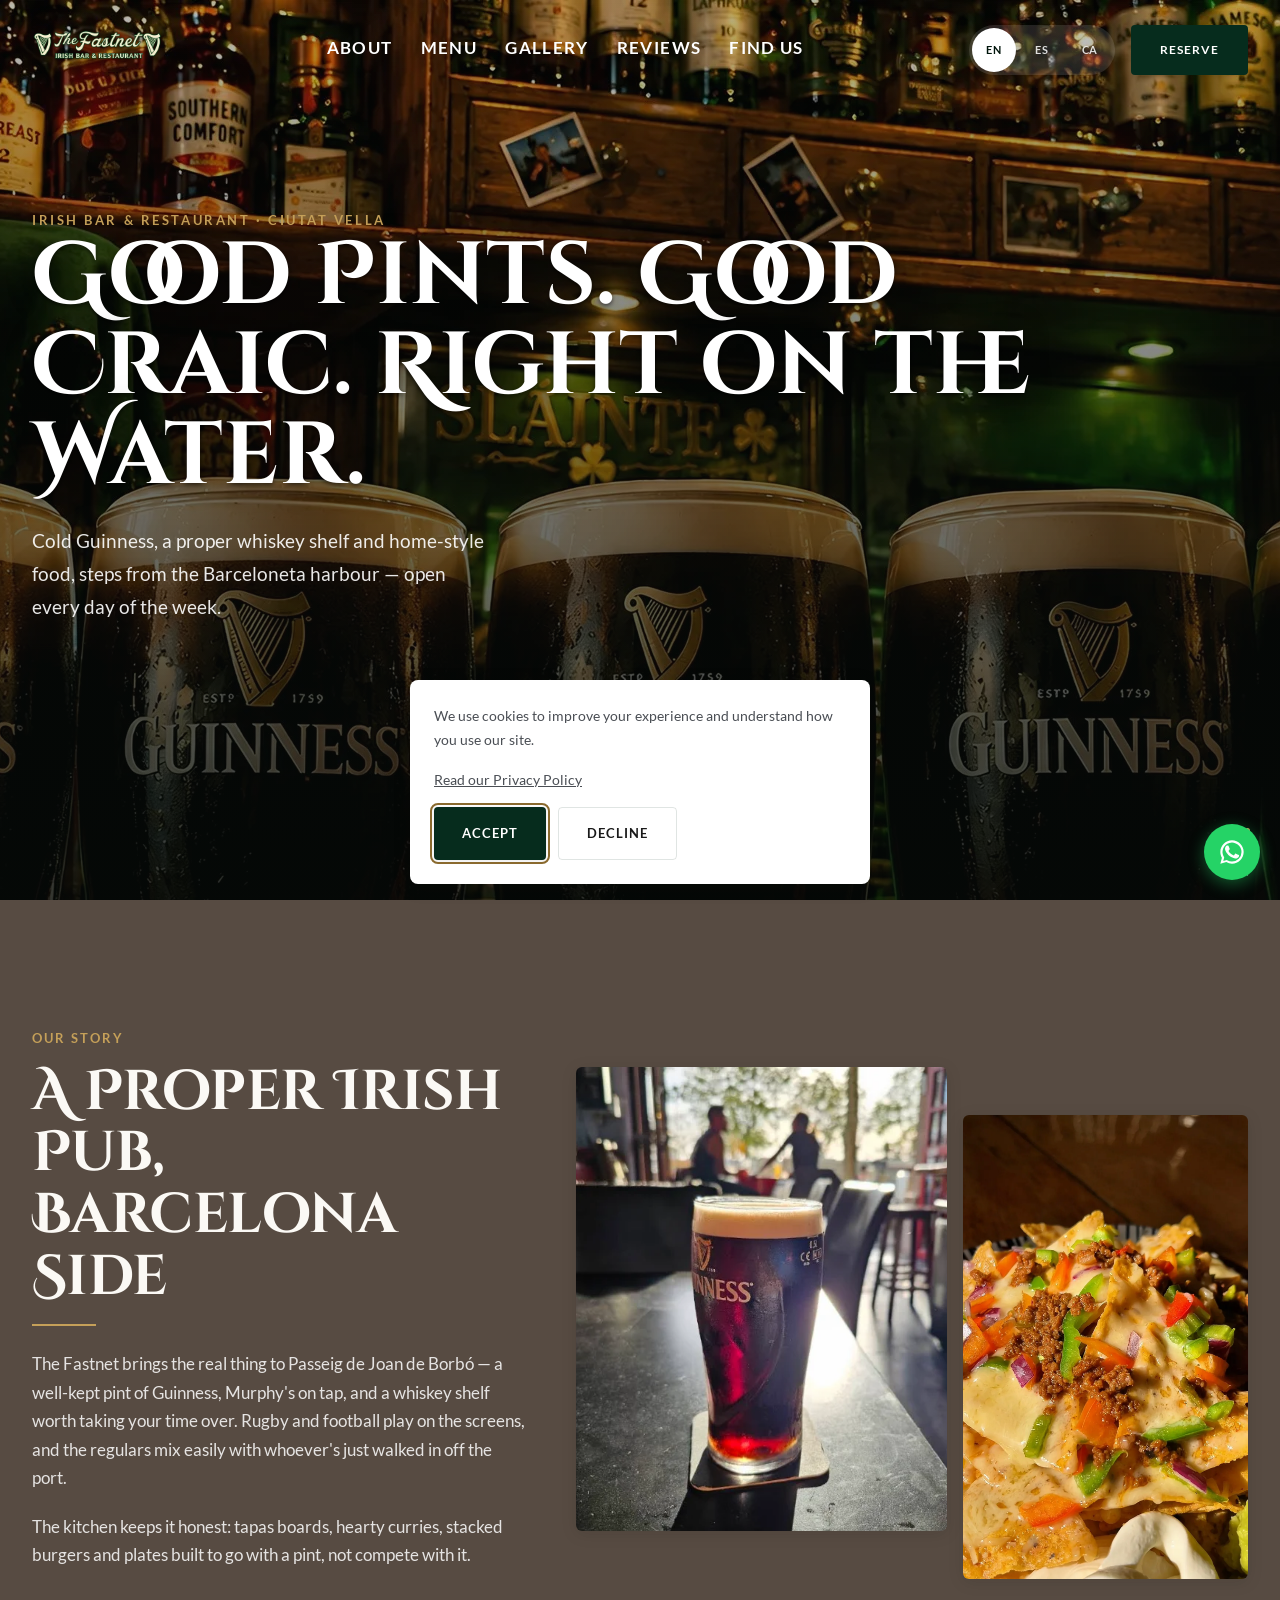
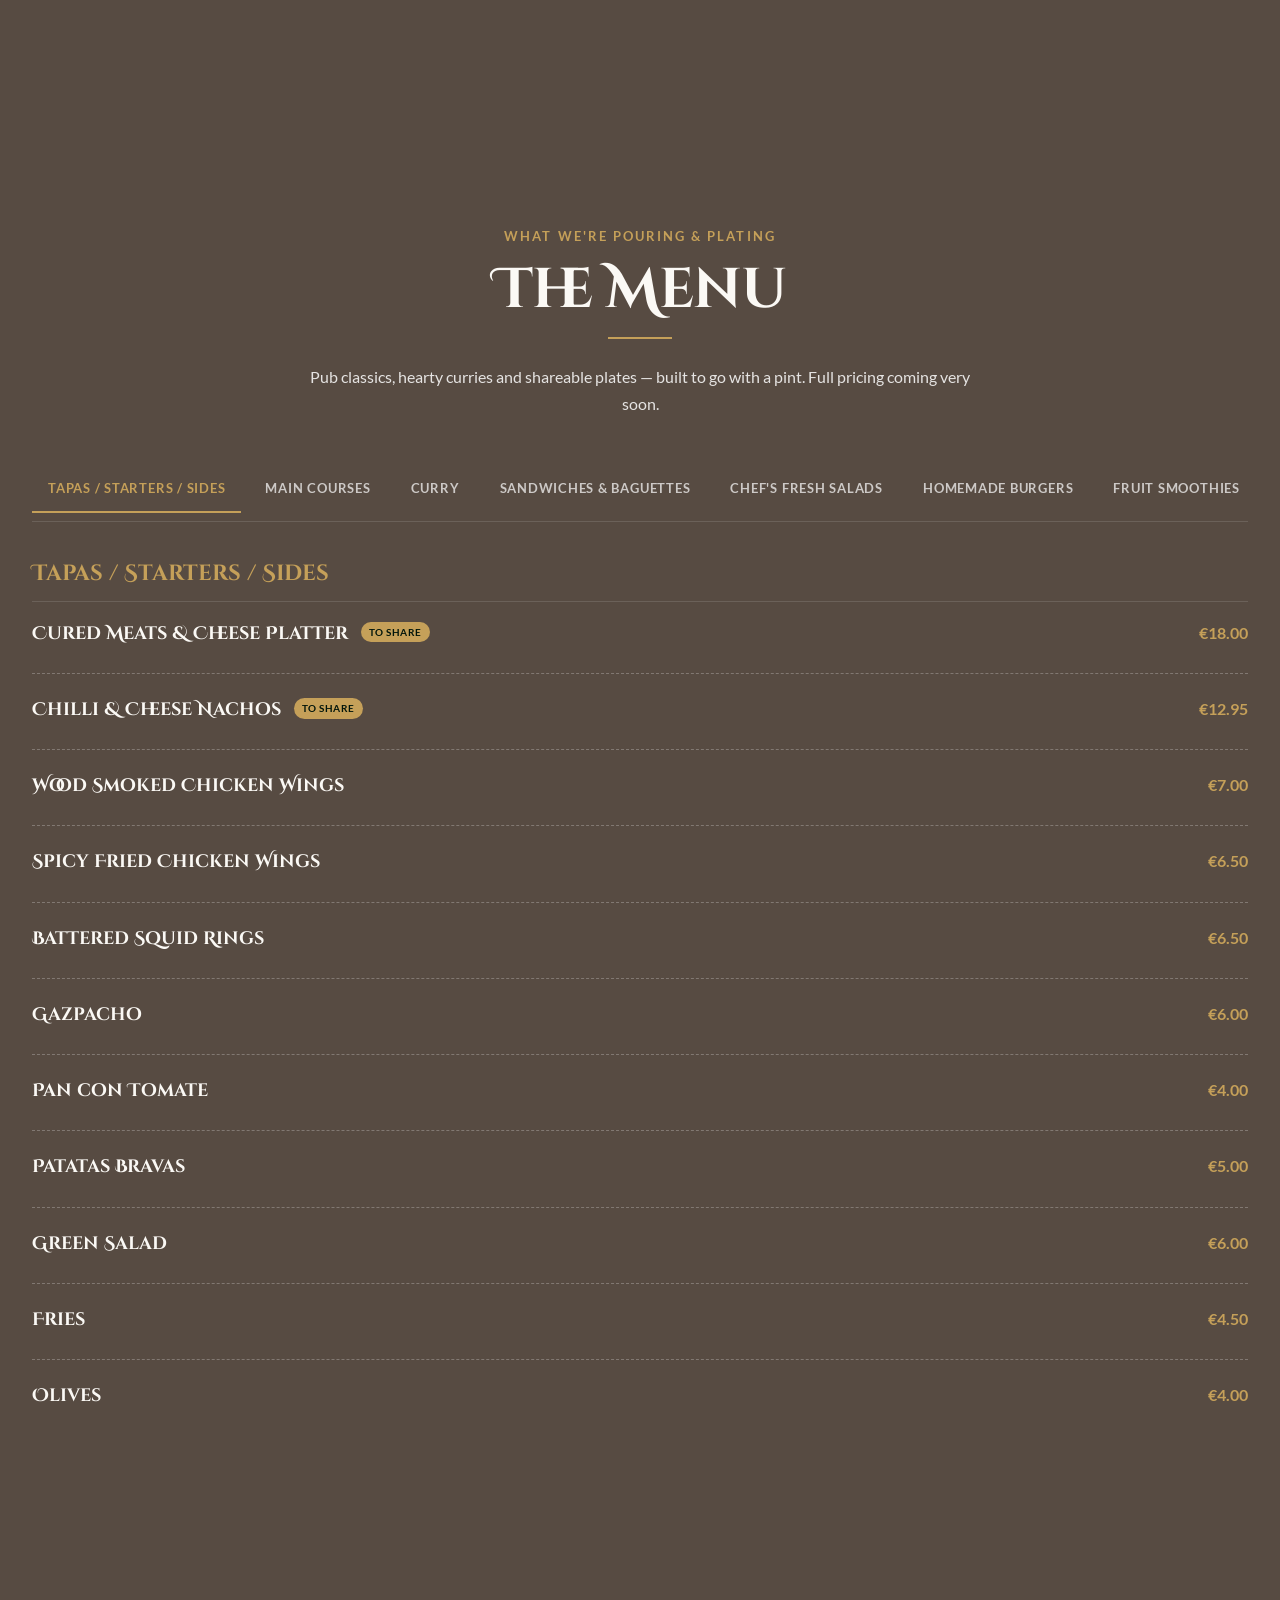
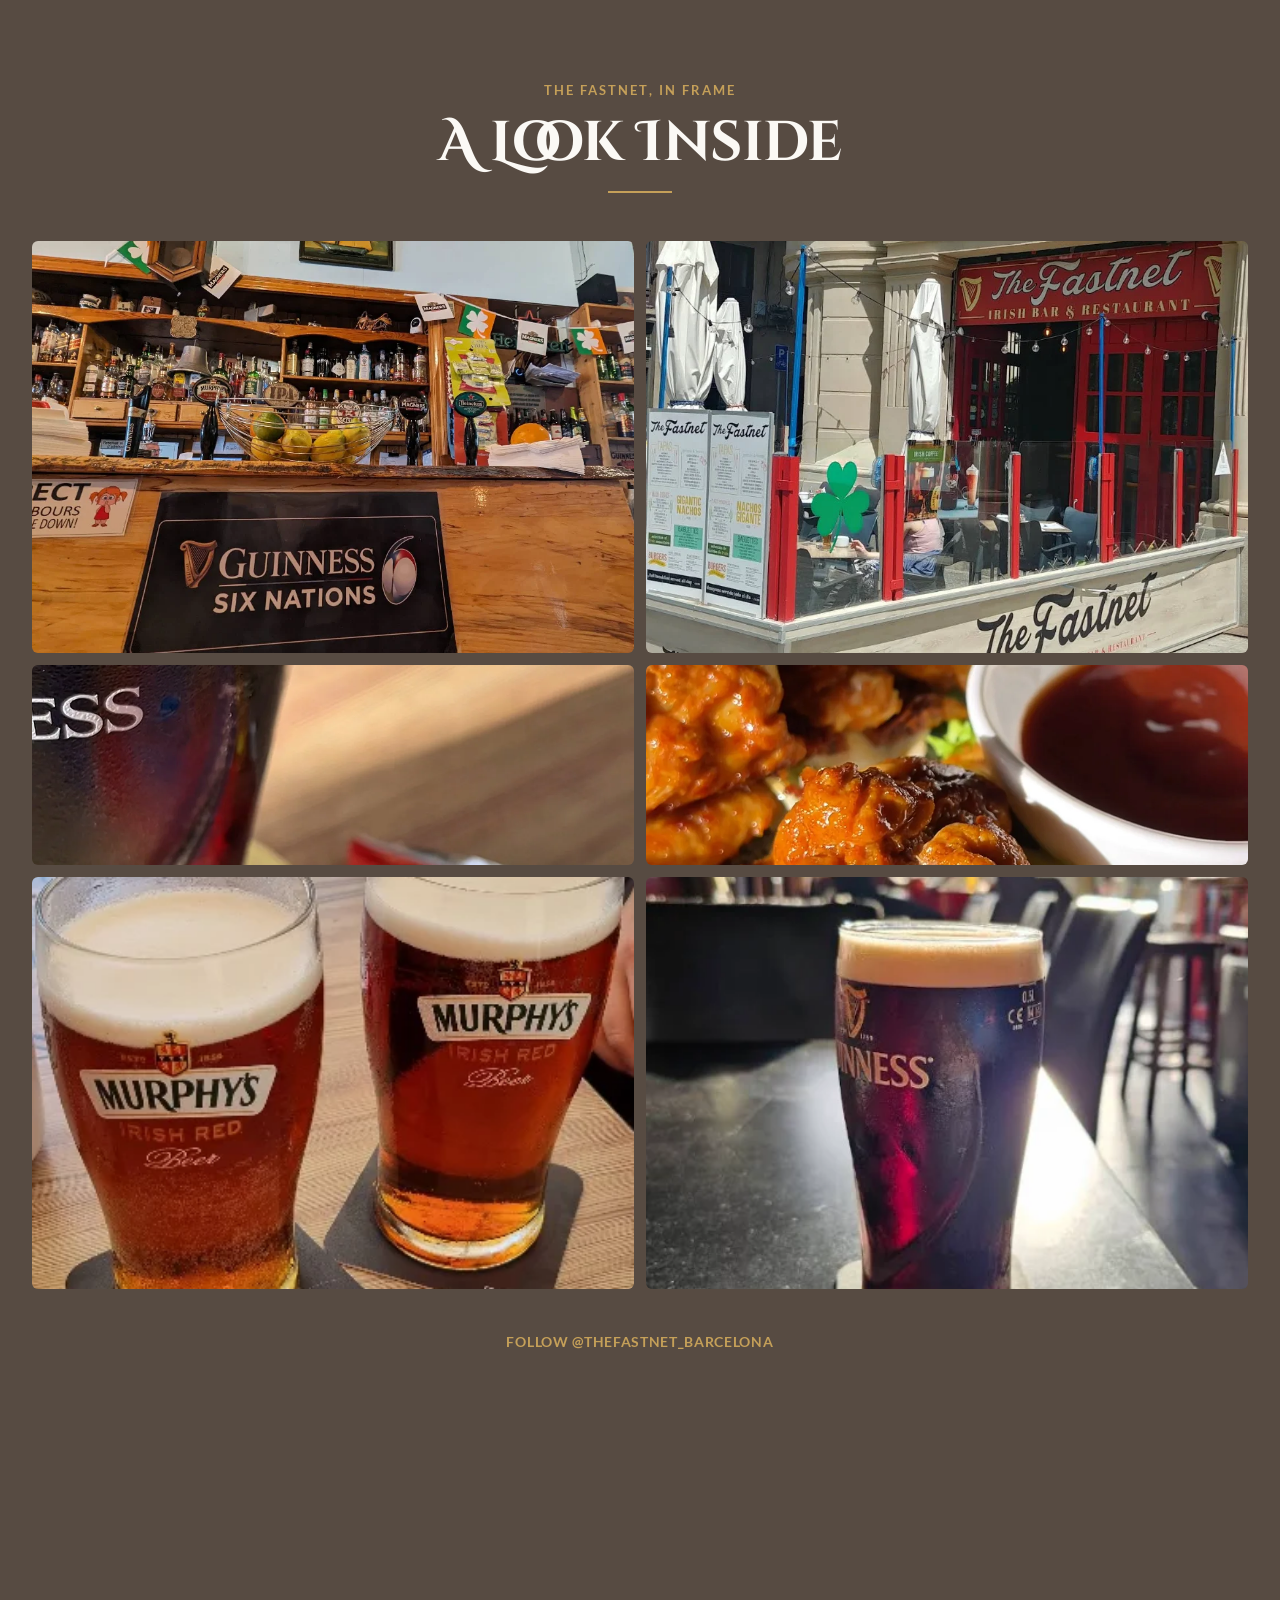
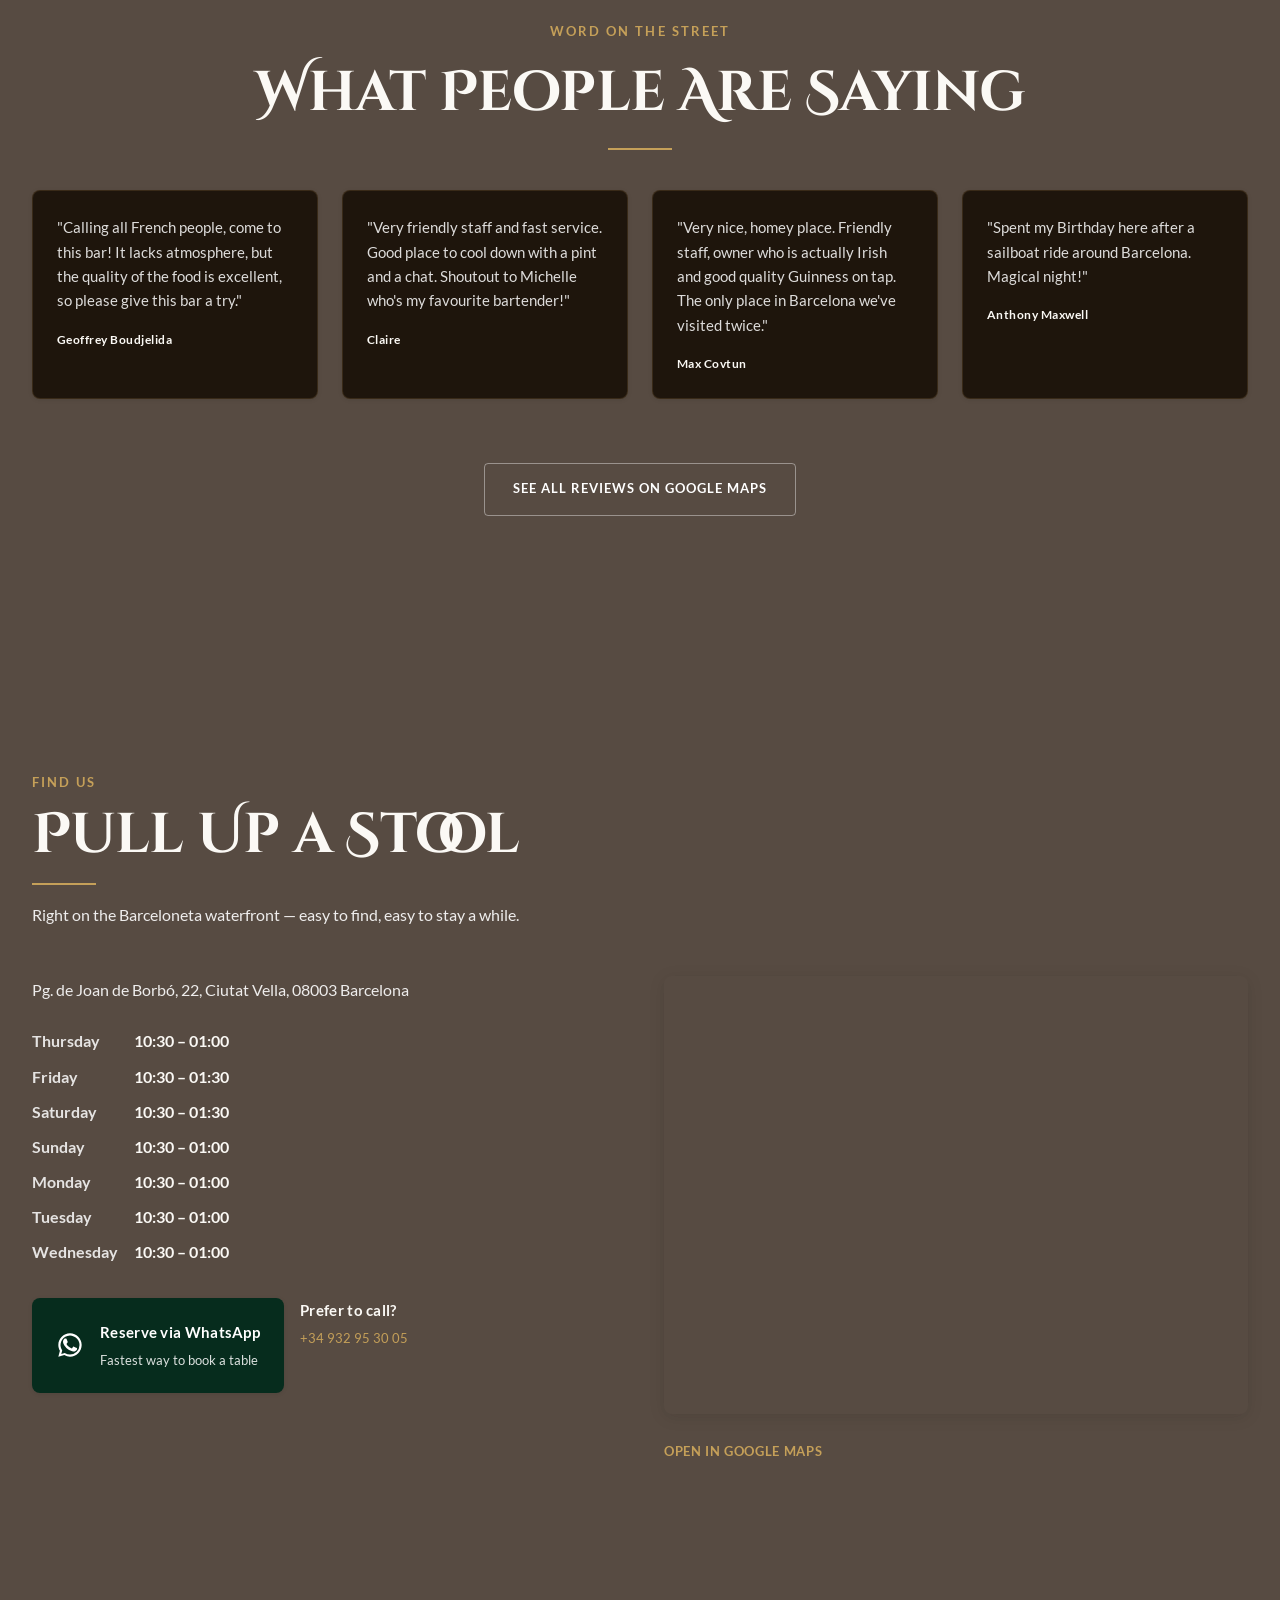
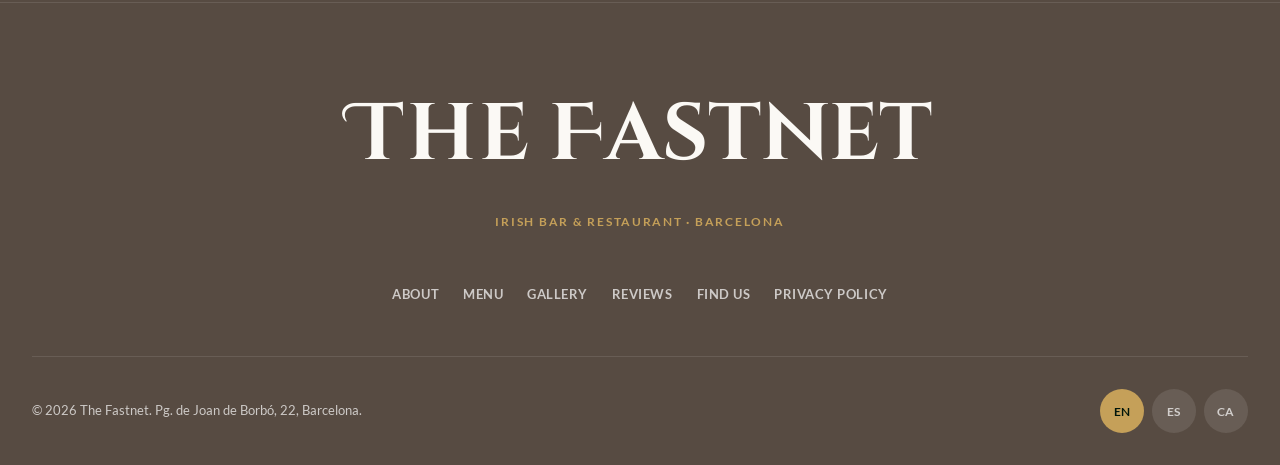
<file: index.html>
<!DOCTYPE html>
<html lang="en">
<head>
<meta charset="UTF-8">
<meta name="viewport" content="width=device-width, initial-scale=1.0">
<title>The Fastnet — Irish Bar &amp; Restaurant in Barcelona</title>
<meta name="description" content="The Fastnet is an Irish bar &amp; restaurant on Barcelona's Ciutat Vella waterfront. Guinness on tap, hearty pub food, curry, burgers and live sport — open every day.">
<link rel="canonical" href="https://the-fastnet.vercel.app/">

<!-- Open Graph -->
<meta property="og:type" content="website">
<meta property="og:title" content="The Fastnet — Irish Bar &amp; Restaurant in Barcelona">
<meta property="og:description" content="Guinness on tap, hearty pub food, curry, burgers and live sport on Barcelona's Ciutat Vella waterfront. Open every day.">
<meta property="og:image" content="https://the-fastnet.vercel.app/images/og-image.jpg">
<meta property="og:url" content="https://the-fastnet.vercel.app/">
<meta property="og:locale" content="en_US">
<meta name="twitter:card" content="summary_large_image">
<meta name="twitter:title" content="The Fastnet — Irish Bar &amp; Restaurant in Barcelona">
<meta name="twitter:description" content="Guinness on tap, hearty pub food, curry, burgers and live sport on Barcelona's Ciutat Vella waterfront.">
<meta name="twitter:image" content="https://the-fastnet.vercel.app/images/og-image.jpg">

<link rel="icon" href="favicon.svg" type="image/svg+xml">
<link rel="manifest" href="site.webmanifest">
<meta name="theme-color" content="#062C1D">

<!-- Preload critical fonts -->
<link rel="preload" href="fonts/cinzel-decorative-700.woff2" as="font" type="font/woff2" crossorigin>
<link rel="preload" href="fonts/lato-700.woff2" as="font" type="font/woff2" crossorigin>
<link rel="preload" href="fonts/lato-400.woff2" as="font" type="font/woff2" crossorigin>

<!-- Preload hero image -->
<link rel="preload" as="image"
      imagesrcset="images/herov3-mobile.webp 750w, images/herov3.webp 1600w"
      imagesizes="(max-width: 767px) 750px, 1600px"
      type="image/webp" fetchpriority="high">

<link rel="stylesheet" href="css/style.css?v=42">
<link rel="stylesheet" href="css/print.css" media="print">

<script type="application/ld+json">
{
  "@context": "https://schema.org",
  "@type": "Restaurant",
  "name": "The Fastnet",
  "image": "https://the-fastnet.vercel.app/images/og-image.jpg",
  "url": "https://the-fastnet.vercel.app/",
  "telephone": "+34932953005",
  "servesCuisine": ["Irish", "Pub Food", "Curry"],
  "priceRange": "€€",
  "address": {
    "@type": "PostalAddress",
    "streetAddress": "Pg. de Joan de Borbó, 22",
    "addressLocality": "Barcelona",
    "addressRegion": "Barcelona",
    "postalCode": "08003",
    "addressCountry": "ES"
  },
  "geo": {
    "@type": "GeoCoordinates",
    "latitude": 41.3796402,
    "longitude": 2.1879888
  },
  "openingHoursSpecification": [
    { "@type": "OpeningHoursSpecification", "dayOfWeek": "Thursday", "opens": "10:30", "closes": "01:00" },
    { "@type": "OpeningHoursSpecification", "dayOfWeek": "Friday", "opens": "10:30", "closes": "01:30" },
    { "@type": "OpeningHoursSpecification", "dayOfWeek": "Saturday", "opens": "10:30", "closes": "01:30" },
    { "@type": "OpeningHoursSpecification", "dayOfWeek": "Sunday", "opens": "10:30", "closes": "01:00" },
    { "@type": "OpeningHoursSpecification", "dayOfWeek": "Monday", "opens": "10:30", "closes": "01:00" },
    { "@type": "OpeningHoursSpecification", "dayOfWeek": "Tuesday", "opens": "10:30", "closes": "01:00" },
    { "@type": "OpeningHoursSpecification", "dayOfWeek": "Wednesday", "opens": "10:30", "closes": "01:00" }
  ],
  "aggregateRating": {
    "@type": "AggregateRating",
    "ratingValue": 4.2,
    "reviewCount": 906
  }
}
</script>
</head>
<body>

<a href="#main" class="skip-nav" data-i18n="skip.content">Skip to content</a>

<div id="loading-screen">
  <img src="images/logoV1.webp" alt="" width="120" height="120">
</div>

<!-- ============================================================
     NAVIGATION
     ============================================================ -->
<nav id="nav" aria-label="Main navigation" data-i18n-aria="nav.aria.main">
  <div class="nav__inner">
    <a href="#hero" class="nav__brand">
      <img src="images/logoV1.webp" alt="The Fastnet" width="60" height="60">
    </a>

    <div class="nav__links" id="nav-links">
      <a href="#about" class="nav__link" data-i18n="nav.about">About</a>
      <a href="#menu" class="nav__link" data-i18n="nav.menu">Menu</a>
      <a href="#gallery" class="nav__link" data-i18n="nav.gallery">Gallery</a>
      <a href="#reviews" class="nav__link" data-i18n="nav.reviews">Reviews</a>
      <a href="#find-us" class="nav__link" data-i18n="nav.findus">Find Us</a>
    </div>

    <div class="nav__right">
      <div class="nav__lang">
        <button class="lang-btn" data-lang="en" aria-pressed="true" aria-label="EN — English">EN</button>
        <button class="lang-btn" data-lang="es" aria-pressed="false" aria-label="ES — Español">ES</button>
        <button class="lang-btn" data-lang="ca" aria-pressed="false" aria-label="CA — Català">CA</button>
      </div>
      <a href="#find-us" class="btn btn--primary nav__reserve" data-i18n="nav.reserve">Reserve</a>
      <button id="hamburger" class="hamburger" aria-expanded="false" aria-controls="mobile-nav" data-i18n-aria="nav.aria.toggle" aria-label="Menu">
        <span></span><span></span><span></span>
      </button>
    </div>
  </div>
</nav>

<!-- ============================================================
     MOBILE NAV OVERLAY
     ============================================================ -->
<div id="mobile-nav" role="dialog" aria-modal="true" aria-hidden="true" data-open="false" data-i18n-aria="mobile.aria.dialog" aria-label="Mobile menu">
  <div class="mobile-nav__top">
    <button id="mobile-nav-close" class="mobile-nav__close" data-i18n-aria="mobile.aria.close" aria-label="Close menu">&times;</button>
  </div>
  <div class="mobile-nav__links">
    <a href="#about" data-i18n="nav.about">About</a>
    <a href="#menu" data-i18n="nav.menu">Menu</a>
    <a href="#gallery" data-i18n="nav.gallery">Gallery</a>
    <a href="#reviews" data-i18n="nav.reviews">Reviews</a>
    <a href="#find-us" data-i18n="nav.findus">Find Us</a>
  </div>
  <div class="mobile-nav__bottom">
    <a href="#find-us" class="btn btn--primary" data-i18n="nav.reserve">Reserve</a>
    <div class="mobile-nav__lang">
      <button class="lang-btn" data-lang="en" aria-pressed="true" aria-label="EN — English">EN</button>
      <button class="lang-btn" data-lang="es" aria-pressed="false" aria-label="ES — Español">ES</button>
      <button class="lang-btn" data-lang="ca" aria-pressed="false" aria-label="CA — Català">CA</button>
    </div>
  </div>
</div>

<h1 class="sr-only">The Fastnet — Irish Bar &amp; Restaurant in Ciutat Vella, Barcelona</h1>

<main id="main">

  <!-- ============================================================
       HERO
       ============================================================ -->
  <section id="hero">
    <div class="hero__bg">
      <picture>
        <source srcset="images/herov3-mobile.webp" media="(max-width: 767px)" type="image/webp">
        <source srcset="images/herov3.webp" type="image/webp">
        <img id="hero-img" src="images/herov3.jpg" alt="Row of freshly poured Guinness pints at The Fastnet bar, with whiskey bottles and a Sláinte sign behind"
             width="1600" height="900" fetchpriority="high" loading="eager" decoding="auto">
      </picture>
      <div class="hero__overlay"></div>
    </div>
    <div class="hero__content">
      <span class="hero__eyebrow" data-i18n="hero.eyebrow">Irish Bar &amp; Restaurant · Ciutat Vella</span>
      <h2 class="hero__title" data-i18n="hero.title">Good Pints. Good Craic. Right on the Water.</h2>
      <p class="hero__sub" data-i18n="hero.sub">Cold Guinness, a proper whiskey shelf and home-style food, steps from the Barceloneta harbour — open every day of the week.</p>
    </div>
    <div class="hero__scroll" aria-hidden="true"></div>
  </section>

  <!-- ============================================================
       ABOUT
       ============================================================ -->
  <section id="about" class="section">
    <div class="container">
      <div class="about__grid">
        <div class="about__text">
          <span class="eyebrow reveal" data-i18n="about.eyebrow">Our Story</span>
          <h2 class="section-title reveal--heading" data-i18n="about.title">A Proper Irish Pub, Barcelona Side</h2>
          <span class="heading-underline" aria-hidden="true"></span>
          <div class="about__body">
            <p class="reveal" data-i18n="about.p1">The Fastnet brings the real thing to Passeig de Joan de Borbó — a well-kept pint of Guinness, Murphy's on tap, and a whiskey shelf worth taking your time over. Rugby and football play on the screens, and the regulars mix easily with whoever's just walked in off the port.</p>
            <p class="reveal" style="transition-delay:80ms;" data-i18n="about.p2">The kitchen keeps it honest: tapas boards, hearty curries, stacked burgers and plates built to go with a pint, not compete with it.</p>
          </div>
        </div>
        <div class="about__media">
          <img class="about__media-a reveal--scale" src="images/drink3.webp" alt="A perfectly poured pint of Guinness with tight cream head at The Fastnet" width="516" height="629" loading="lazy" decoding="async">
          <img class="about__media-b reveal--scale" style="transition-delay:120ms;" src="images/food2.webp" alt="A hearty plate of home-style food served at The Fastnet" width="1080" height="1920" loading="lazy" decoding="async">
        </div>
      </div>
    </div>
  </section>

  <!-- ============================================================
       MENU
       ============================================================ -->
  <section id="menu" class="section">
    <div class="container">
      <div class="section-header section-header--center">
        <span class="eyebrow reveal" data-i18n="menu.eyebrow">What We're Pouring &amp; Plating</span>
        <h2 class="section-title reveal--heading" data-i18n="menu.title">The Menu</h2>
        <span class="heading-underline" aria-hidden="true" style="margin-left:auto;margin-right:auto;"></span>
        <p class="reveal" style="margin-top:var(--sp-6);" data-i18n="menu.sub">Pub classics, hearty curries and shareable plates — built to go with a pint. Full pricing coming very soon.</p>
      </div>

      <div class="menu__card">
      <div class="menu__tabs" role="tablist" aria-label="Menu categories" data-i18n-aria="menu.aria.tabs">
        <button role="tab" id="tab-tapas" aria-controls="panel-tapas" aria-selected="true" tabindex="0" class="menu__tab menu__tab--active" data-i18n="menu.tab.tapas">Tapas / Starters / Sides</button>
        <button role="tab" id="tab-mains" aria-controls="panel-mains" aria-selected="false" tabindex="-1" class="menu__tab" data-i18n="menu.tab.mains">Main Courses</button>
        <button role="tab" id="tab-curry" aria-controls="panel-curry" aria-selected="false" tabindex="-1" class="menu__tab" data-i18n="menu.tab.curry">Curry</button>
        <button role="tab" id="tab-sandwiches" aria-controls="panel-sandwiches" aria-selected="false" tabindex="-1" class="menu__tab" data-i18n="menu.tab.sandwiches">Sandwiches &amp; Baguettes</button>
        <button role="tab" id="tab-salads" aria-controls="panel-salads" aria-selected="false" tabindex="-1" class="menu__tab" data-i18n="menu.tab.salads">Chef's Fresh Salads</button>
        <button role="tab" id="tab-burgers" aria-controls="panel-burgers" aria-selected="false" tabindex="-1" class="menu__tab" data-i18n="menu.tab.burgers">Homemade Burgers</button>
        <button role="tab" id="tab-smoothies" aria-controls="panel-smoothies" aria-selected="false" tabindex="-1" class="menu__tab" data-i18n="menu.tab.smoothies">Fruit Smoothies</button>
        <button role="tab" id="tab-desserts" aria-controls="panel-desserts" aria-selected="false" tabindex="-1" class="menu__tab" data-i18n="menu.tab.desserts">Desserts</button>
      </div>

      <div class="menu__panels">
        <div id="panel-tapas" role="tabpanel" aria-labelledby="tab-tapas" class="menu__panel menu__panel--active">
          <h3 class="menu__subcat" data-i18n="menu.tab.tapas">Tapas / Starters / Sides</h3>
          <div class="menu__items">
            <div class="menu__item">
              <div class="menu__item-info"><h4 class="menu__item-name"><span data-i18n="menu.tapas.i1.name">Cured Meats &amp; Cheese Platter</span> <span class="menu__tag" data-i18n="menu.tag.share">To Share</span></h4></div>
              <span class="menu__item-price">€18.00</span>
            </div>
            <div class="menu__item">
              <div class="menu__item-info"><h4 class="menu__item-name"><span data-i18n="menu.tapas.i2.name">Chilli &amp; Cheese Nachos</span> <span class="menu__tag" data-i18n="menu.tag.share">To Share</span></h4></div>
              <span class="menu__item-price">€12.95</span>
            </div>
            <div class="menu__item">
              <div class="menu__item-info"><h4 class="menu__item-name" data-i18n="menu.tapas.i3.name">Wood Smoked Chicken Wings</h4></div>
              <span class="menu__item-price">€7.00</span>
            </div>
            <div class="menu__item">
              <div class="menu__item-info"><h4 class="menu__item-name" data-i18n="menu.tapas.i4.name">Spicy Fried Chicken Wings</h4></div>
              <span class="menu__item-price">€6.50</span>
            </div>
            <div class="menu__item">
              <div class="menu__item-info"><h4 class="menu__item-name" data-i18n="menu.tapas.i5.name">Battered Squid Rings</h4></div>
              <span class="menu__item-price">€6.50</span>
            </div>
            <div class="menu__item">
              <div class="menu__item-info"><h4 class="menu__item-name" data-i18n="menu.tapas.i6.name">Gazpacho</h4></div>
              <span class="menu__item-price">€6.00</span>
            </div>
            <div class="menu__item">
              <div class="menu__item-info"><h4 class="menu__item-name" data-i18n="menu.tapas.i7.name">Pan con Tomate</h4></div>
              <span class="menu__item-price">€4.00</span>
            </div>
            <div class="menu__item">
              <div class="menu__item-info"><h4 class="menu__item-name" data-i18n="menu.tapas.i8.name">Patatas Bravas</h4></div>
              <span class="menu__item-price">€5.00</span>
            </div>
            <div class="menu__item">
              <div class="menu__item-info"><h4 class="menu__item-name" data-i18n="menu.tapas.i9.name">Green Salad</h4></div>
              <span class="menu__item-price">€6.00</span>
            </div>
            <div class="menu__item">
              <div class="menu__item-info"><h4 class="menu__item-name" data-i18n="menu.tapas.i10.name">Fries</h4></div>
              <span class="menu__item-price">€4.50</span>
            </div>
            <div class="menu__item">
              <div class="menu__item-info"><h4 class="menu__item-name" data-i18n="menu.tapas.i11.name">Olives</h4></div>
              <span class="menu__item-price">€4.00</span>
            </div>
          </div>
        </div>

        <div id="panel-mains" role="tabpanel" aria-labelledby="tab-mains" class="menu__panel">
          <h3 class="menu__subcat" data-i18n="menu.tab.mains">Main Courses</h3>
          <div class="menu__items">
            <div class="menu__item">
              <div class="menu__item-info">
                <h4 class="menu__item-name" data-i18n="menu.mains.i1.name">Summer Tapas Platter</h4>
                <p class="menu__item-desc" data-i18n="menu.mains.i1.desc">Squid rings, breaded fish pieces, bravas and tomato bread</p>
              </div>
              <span class="menu__item-price">€15.00</span>
            </div>
            <div class="menu__item">
              <div class="menu__item-info">
                <h4 class="menu__item-name" data-i18n="menu.mains.i2.name">Hamburger in a Bowl</h4>
                <p class="menu__item-desc" data-i18n="menu.mains.i2.desc">Beef or chicken burger, with a fresh chef's salad</p>
              </div>
              <span class="menu__item-price">€12.00</span>
            </div>
            <div class="menu__item">
              <div class="menu__item-info">
                <h4 class="menu__item-name" data-i18n="menu.mains.i3.name">Fish &amp; Chips</h4>
                <p class="menu__item-desc" data-i18n="menu.mains.i3.desc">Battered cod, mushy peas, fries and tartar sauce</p>
              </div>
              <span class="menu__item-price">€12.00</span>
            </div>
            <div class="menu__item">
              <div class="menu__item-info">
                <h4 class="menu__item-name" data-i18n="menu.mains.i4.name">Lasagne (Meat or Veg)</h4>
                <p class="menu__item-desc" data-i18n="menu.mains.i4.desc">Served with fries or salad</p>
              </div>
              <span class="menu__item-price">€12.80</span>
            </div>
            <div class="menu__item">
              <div class="menu__item-info">
                <h4 class="menu__item-name" data-i18n="menu.mains.i5.name">Chilli Con Carne</h4>
                <p class="menu__item-desc" data-i18n="menu.mains.i5.desc">Served with rice and tortilla</p>
              </div>
              <span class="menu__item-price">€12.80</span>
            </div>
            <div class="menu__item">
              <div class="menu__item-info">
                <h4 class="menu__item-name" data-i18n="menu.mains.i6.name">Pesto Pasta</h4>
                <p class="menu__item-desc" data-i18n="menu.mains.i6.desc">Fresh pesto with basil, cherry tomato, feta cheese, and pasta with a sprinkle of parmesan</p>
              </div>
              <span class="menu__item-price">€10.90</span>
            </div>
          </div>
        </div>

        <div id="panel-curry" role="tabpanel" aria-labelledby="tab-curry" class="menu__panel">
          <h3 class="menu__subcat" data-i18n="menu.tab.curry">Curry</h3>
          <p class="reveal" style="margin-bottom:var(--sp-6);" data-i18n="menu.curry.intro">Made in an authentic North Indian style, all served with naan bread and rice.</p>
          <div class="menu__items">
            <div class="menu__item">
              <div class="menu__item-info">
                <h4 class="menu__item-name" data-i18n="menu.curry.i1.name">Chicken Vindaloo</h4>
                <p class="menu__item-desc" data-i18n="menu.curry.i1.desc">Hot curry with potatoes</p>
              </div>
              <span class="menu__item-price">€14.50</span>
            </div>
            <div class="menu__item">
              <div class="menu__item-info">
                <h4 class="menu__item-name" data-i18n="menu.curry.i2.name">Lamb Balti</h4>
                <p class="menu__item-desc" data-i18n="menu.curry.i2.desc">Medium curry with peppers and onions</p>
              </div>
              <span class="menu__item-price">€14.50</span>
            </div>
            <div class="menu__item">
              <div class="menu__item-info">
                <h4 class="menu__item-name" data-i18n="menu.curry.i3.name">Dal Makhni</h4>
                <p class="menu__item-desc" data-i18n="menu.curry.i3.desc">Slow cooked lentil curry, medium</p>
              </div>
              <span class="menu__item-price">€13.50</span>
            </div>
          </div>
        </div>

        <div id="panel-sandwiches" role="tabpanel" aria-labelledby="tab-sandwiches" class="menu__panel">
          <h3 class="menu__subcat" data-i18n="menu.tab.sandwiches">Sandwiches &amp; Baguettes</h3>
          <div class="menu__items">
            <!-- TODO: confirm full description with client — source photo showed "grilled ___, lettuce, between 3 slices of bread"
                 but the protein was obscured by a condiment basket on the table. Fill in once confirmed. -->
            <div class="menu__item">
              <div class="menu__item-info">
                <h4 class="menu__item-name" data-i18n="menu.sandwiches.i1.name">Fastnet Sandwich</h4>
                <p class="menu__item-desc" data-i18n="menu.item.confirm">Ask our team for details</p>
              </div>
              <span class="menu__item-price">€12.90</span>
            </div>
          </div>
          <!-- TODO: second sandwich item (€10.50) — name and description fully obscured by a salt shaker in the source photo. Get from client. -->
          <p class="menu__pending" style="margin-top:var(--sp-6);" data-i18n="menu.pending">We're adding the full menu here shortly — ask our team for today's dishes and prices in the meantime.</p>
        </div>

        <div id="panel-salads" role="tabpanel" aria-labelledby="tab-salads" class="menu__panel">
          <h3 class="menu__subcat" data-i18n="menu.tab.salads">Chef's Fresh Salads</h3>
          <div class="menu__items">
            <div class="menu__item">
              <div class="menu__item-info">
                <h4 class="menu__item-name" data-i18n="menu.salads.i1.name">Chicken Caesar Salad</h4>
                <p class="menu__item-desc" data-i18n="menu.salads.i1.desc">Romaine lettuce, croutons, shaved parmesan, grilled chicken</p>
              </div>
              <span class="menu__item-price">€12.90</span>
            </div>
            <div class="menu__item">
              <div class="menu__item-info">
                <h4 class="menu__item-name" data-i18n="menu.salads.i2.name">Greek Salad</h4>
                <p class="menu__item-desc" data-i18n="menu.salads.i2.desc">Feta cheese, cucumber, tomato, red onion, olives</p>
              </div>
              <span class="menu__item-price">€10.50</span>
            </div>
            <div class="menu__item">
              <div class="menu__item-info">
                <h4 class="menu__item-name" data-i18n="menu.salads.i3.name">Chef's Tuna Pasta Salad</h4>
                <p class="menu__item-desc" data-i18n="menu.salads.i3.desc">Tuna, pickles, pasta, green peas, celery, parmesan</p>
              </div>
              <span class="menu__item-price">€10.50</span>
            </div>
          </div>
        </div>

        <div id="panel-burgers" role="tabpanel" aria-labelledby="tab-burgers" class="menu__panel">
          <h3 class="menu__subcat" data-i18n="menu.tab.burgers">Homemade Burgers</h3>
          <div class="menu__items">
            <div class="menu__item">
              <div class="menu__item-info">
                <h4 class="menu__item-name" data-i18n="menu.burgers.i1.name">The Towering Fastnet</h4>
                <p class="menu__item-desc" data-i18n="menu.burgers.i1.desc">Caramelised onion, mushroom, bacon, cheddar, hash browns, fried egg, tomato</p>
              </div>
              <span class="menu__item-price">€14.50</span>
            </div>
            <div class="menu__item">
              <div class="menu__item-info">
                <h4 class="menu__item-name" data-i18n="menu.burgers.i2.name">Polly Burger</h4>
                <p class="menu__item-desc" data-i18n="menu.burgers.i2.desc">Marinated chicken breast, smoked bacon, cheddar, lettuce, onion, tomato</p>
              </div>
              <span class="menu__item-price">€11.90</span>
            </div>
            <div class="menu__item">
              <div class="menu__item-info">
                <h4 class="menu__item-name" data-i18n="menu.burgers.i3.name">The Fastnet Classic</h4>
                <p class="menu__item-desc" data-i18n="menu.burgers.i3.desc">Lettuce, onion, tomato, mayonnaise</p>
              </div>
              <span class="menu__item-price">€10.50</span>
            </div>
            <div class="menu__item">
              <div class="menu__item-info">
                <h4 class="menu__item-name" data-i18n="menu.burgers.i4.name">The Lost Mexican</h4>
                <p class="menu__item-desc" data-i18n="menu.burgers.i4.desc">Blue cheese, jalapeño peppers, guacamole, lettuce, onion, tomato</p>
              </div>
              <span class="menu__item-price">€11.90</span>
            </div>
            <div class="menu__item">
              <div class="menu__item-info">
                <h4 class="menu__item-name" data-i18n="menu.burgers.i5.name">La Jolie Brie</h4>
                <p class="menu__item-desc" data-i18n="menu.burgers.i5.desc">Brie, bacon, caramelised onions, mushroom chutney, lettuce, tomato</p>
              </div>
              <span class="menu__item-price">€11.90</span>
            </div>
            <div class="menu__item">
              <div class="menu__item-info">
                <h4 class="menu__item-name" data-i18n="menu.burgers.i6.name">Bean Bang Burger</h4>
                <p class="menu__item-desc" data-i18n="menu.burgers.i6.desc">Black bean veggie burger, guacamole, lettuce, onion, tomato</p>
              </div>
              <span class="menu__item-price">€10.90</span>
            </div>
          </div>
        </div>

        <div id="panel-smoothies" role="tabpanel" aria-labelledby="tab-smoothies" class="menu__panel">
          <h3 class="menu__subcat" data-i18n="menu.tab.smoothies">Fruit Smoothies</h3>
          <div class="menu__items">
            <div class="menu__item">
              <div class="menu__item-info"><h4 class="menu__item-name" data-i18n="menu.smoothies.i1.name">Pineapple &amp; Mango</h4></div>
              <span class="menu__item-price">€5.80</span>
            </div>
            <div class="menu__item">
              <div class="menu__item-info"><h4 class="menu__item-name" data-i18n="menu.smoothies.i2.name">Banana &amp; Strawberry</h4></div>
              <span class="menu__item-price">€5.80</span>
            </div>
            <div class="menu__item">
              <div class="menu__item-info"><h4 class="menu__item-name" data-i18n="menu.smoothies.i3.name">Raspberry</h4></div>
              <span class="menu__item-price">€5.80</span>
            </div>
            <div class="menu__item">
              <div class="menu__item-info"><h4 class="menu__item-name" data-i18n="menu.smoothies.i4.name">Blueberry</h4></div>
              <span class="menu__item-price">€5.80</span>
            </div>
            <div class="menu__item">
              <div class="menu__item-info"><h4 class="menu__item-name" data-i18n="menu.smoothies.i5.name">Mango &amp; Raspberry</h4></div>
              <span class="menu__item-price">€5.80</span>
            </div>
            <div class="menu__item">
              <div class="menu__item-info"><h4 class="menu__item-name" data-i18n="menu.smoothies.i6.name">Add Vodka</h4></div>
              <span class="menu__item-price">+€3.90</span>
            </div>
          </div>
        </div>

        <div id="panel-desserts" role="tabpanel" aria-labelledby="tab-desserts" class="menu__panel">
          <h3 class="menu__subcat" data-i18n="menu.tab.desserts">Desserts</h3>
          <div class="menu__items">
            <div class="menu__item">
              <div class="menu__item-info"><h4 class="menu__item-name" data-i18n="menu.desserts.i1.name">Chocolate Fudge Cake</h4></div>
              <span class="menu__item-price">€6.50</span>
            </div>
          </div>
          <!-- TODO: rest of the desserts list was obscured in the source photo. Get the full list from client. -->
          <p class="menu__pending" style="margin-top:var(--sp-6);" data-i18n="menu.pending">We're adding the full menu here shortly — ask our team for today's dishes and prices in the meantime.</p>
        </div>
      </div>
      </div>
    </div>
  </section>

  <!-- ============================================================
       GALLERY
       ============================================================ -->
  <section id="gallery" class="section">
    <div class="container">
      <div class="section-header section-header--center">
        <span class="eyebrow reveal" data-i18n="gallery.eyebrow">The Fastnet, in Frame</span>
        <h2 class="section-title reveal--heading" data-i18n="gallery.title">A Look Inside</h2>
        <span class="heading-underline" aria-hidden="true" style="margin-left:auto;margin-right:auto;"></span>
      </div>

      <div class="gallery__grid stagger-group">
        <a class="gallery__item gallery__item--a reveal" href="images/interior.webp" target="_blank" rel="noopener noreferrer">
          <img src="images/interior.webp" alt="The Fastnet's bar counter with beer taps and whiskey shelf" width="1011" height="630" loading="lazy" decoding="async">
        </a>
        <a class="gallery__item gallery__item--b reveal" href="images/exterior.webp" target="_blank" rel="noopener noreferrer">
          <img src="images/exterior.webp" alt="The Fastnet storefront and terrace seating on Passeig de Joan de Borbó" width="824" height="620" loading="lazy" decoding="async">
        </a>
        <a class="gallery__item gallery__item--c reveal" href="images/food1.webp" target="_blank" rel="noopener noreferrer">
          <img src="images/food1.webp" alt="Loaded nachos with melted cheese, peppers and minced beef" width="1080" height="1920" loading="lazy" decoding="async">
        </a>
        <a class="gallery__item gallery__item--d reveal" href="images/food3.webp" target="_blank" rel="noopener noreferrer">
          <img src="images/food3.webp" alt="Chocolate cake with ice cream and whipped cream" width="1080" height="1920" loading="lazy" decoding="async">
        </a>
        <a class="gallery__item gallery__item--e reveal" href="images/drink2.webp" target="_blank" rel="noopener noreferrer">
          <img src="images/drink2.webp" alt="Two pints of Murphy's Irish Red on the terrace" width="378" height="479" loading="lazy" decoding="async">
        </a>
        <a class="gallery__item gallery__item--f reveal" href="images/drink3.webp" target="_blank" rel="noopener noreferrer">
          <img src="images/drink3.webp" alt="A pint of Guinness on the bar at golden hour" width="516" height="629" loading="lazy" decoding="async">
        </a>
      </div>

      <a class="gallery__insta reveal" href="https://www.instagram.com/thefastnet_barcelona/" target="_blank" rel="noopener noreferrer" data-i18n-aria="gallery.aria.insta" aria-label="Follow @thefastnet_barcelona on Instagram">
        <span data-i18n="gallery.insta">Follow @thefastnet_barcelona</span>
      </a>
    </div>
  </section>

  <!-- ============================================================
       REVIEWS
       ============================================================ -->
  <section id="reviews" class="section">
    <div class="container">
      <div class="reviews__summary">
        <span class="eyebrow reveal" data-i18n="reviews.eyebrow">Word on the Street</span>
        <h2 class="section-title reveal--heading" data-i18n="reviews.title">What People Are Saying</h2>
        <span class="heading-underline" aria-hidden="true" style="margin-left:auto;margin-right:auto;"></span>
      </div>

      <div class="reviews__grid stagger-group">
        <div class="review-card reveal">
          <p class="review-card__text">"Calling all French people, come to this bar! It lacks atmosphere, but the quality of the food is excellent, so please give this bar a try."</p>
          <p class="review-card__author">Geoffrey Boudjelida</p>
        </div>
        <div class="review-card reveal">
          <p class="review-card__text">"Very friendly staff and fast service. Good place to cool down with a pint and a chat. Shoutout to Michelle who's my favourite bartender!"</p>
          <p class="review-card__author">Claire</p>
        </div>
        <div class="review-card reveal">
          <p class="review-card__text">"Very nice, homey place. Friendly staff, owner who is actually Irish and good quality Guinness on tap. The only place in Barcelona we've visited twice."</p>
          <p class="review-card__author">Max Covtun</p>
        </div>
        <div class="review-card reveal">
          <p class="review-card__text">"Spent my Birthday here after a sailboat ride around Barcelona. Magical night!"</p>
          <p class="review-card__author">Anthony Maxwell</p>
        </div>
      </div>

      <div class="reviews__link reveal">
        <a class="btn btn--outline" href="https://www.google.com/maps/place/The+Fastnet+Pub/@41.379579,2.187811,17z/data=!3m1!4b1!4m6!3m5!1s0x12a4a3aa79d688df:0x1e57e9a5b8f91a36!8m2!3d41.379579!4d2.187811!16s%2Fg%2F1wjw8v0f" target="_blank" rel="noopener noreferrer" data-i18n="reviews.link">See all reviews on Google Maps</a>
      </div>
    </div>
  </section>

  <!-- ============================================================
       FIND US
       ============================================================ -->
  <section id="find-us" class="section">
    <div class="container">
      <div class="section-header">
        <span class="eyebrow reveal" data-i18n="findus.eyebrow">Find Us</span>
        <h2 class="section-title reveal--heading" data-i18n="findus.title">Pull Up a Stool</h2>
        <span class="heading-underline" aria-hidden="true"></span>
        <p class="reveal" style="margin-top:var(--sp-4);color:var(--white-90);" data-i18n="findus.sub">Right on the Barceloneta waterfront — easy to find, easy to stay a while.</p>
      </div>

      <div class="findus__grid">
        <div class="reveal">
          <p class="findus__addr">Pg. de Joan de Borbó, 22, Ciutat Vella, 08003 Barcelona</p>

          <h3 class="sr-only" data-i18n="findus.hours.title">Opening Hours</h3>
          <dl class="findus__hours">
            <dt data-i18n="findus.day.thu">Thursday</dt><dd>10:30 – 01:00</dd>
            <dt data-i18n="findus.day.fri">Friday</dt><dd>10:30 – 01:30</dd>
            <dt data-i18n="findus.day.sat">Saturday</dt><dd>10:30 – 01:30</dd>
            <dt data-i18n="findus.day.sun">Sunday</dt><dd>10:30 – 01:00</dd>
            <dt data-i18n="findus.day.mon">Monday</dt><dd>10:30 – 01:00</dd>
            <dt data-i18n="findus.day.tue">Tuesday</dt><dd>10:30 – 01:00</dd>
            <dt data-i18n="findus.day.wed">Wednesday</dt><dd>10:30 – 01:00</dd>
          </dl>

          <div class="findus__actions">
            <a href="https://wa.me/34600000000" data-wa-link id="whatsapp-find-us" data-phone="+34600000000" class="wa-card" target="_blank" rel="noopener noreferrer">
              <svg class="wa-card__icon" viewBox="0 0 24 24" fill="currentColor" aria-hidden="true"><path d="M17.472 14.382c-.297-.149-1.758-.867-2.03-.967-.273-.099-.471-.148-.67.15-.197.297-.767.966-.94 1.164-.173.199-.347.223-.644.075-.297-.15-1.255-.463-2.39-1.475-.883-.788-1.48-1.761-1.653-2.059-.173-.297-.018-.458.13-.606.134-.133.298-.347.446-.52.149-.174.198-.298.298-.497.099-.198.05-.371-.025-.52-.075-.149-.669-1.612-.916-2.207-.242-.579-.487-.5-.669-.51-.173-.008-.371-.01-.57-.01-.198 0-.52.074-.792.372-.272.297-1.04 1.016-1.04 2.479 0 1.462 1.065 2.875 1.213 3.074.149.198 2.096 3.2 5.077 4.487.709.306 1.262.489 1.694.626.712.226 1.36.194 1.871.118.571-.085 1.758-.719 2.006-1.413.248-.694.248-1.289.173-1.413-.074-.124-.272-.198-.57-.347z"></path><path d="M12.004 2c-5.523 0-10 4.477-10 10 0 1.77.464 3.492 1.345 5.008L2 22l5.117-1.334A9.958 9.958 0 0 0 12.004 22c5.523 0 10-4.477 10-10s-4.477-10-10-10zm0 18.15a8.13 8.13 0 0 1-4.146-1.135l-.297-.176-3.037.792.81-2.96-.193-.304A8.14 8.14 0 1 1 20.15 12a8.16 8.16 0 0 1-8.146 8.15z"></path></svg>
              <span>
                <span class="wa-card__title" data-i18n="findus.wa.title">Reserve via WhatsApp</span><br>
                <span class="wa-card__sub" data-i18n="findus.wa.sub">Fastest way to book a table</span>
              </span>
            </a>
            <div>
              <p class="wa-card__title" style="color:var(--cream);" data-i18n="findus.call.title">Prefer to call?</p>
              <a class="wa-card__sub" style="color:var(--brass);" href="tel:+34932953005">+34 932 95 30 05</a>
            </div>
          </div>
        </div>

        <div class="reveal--scale">
          <div class="findus__map">
            <iframe
              src="https://www.google.com/maps/embed?pb=!1m18!1m12!1m3!1d2993.744283197525!2d2.1879888!3d41.3796402!2m3!1f0!2f0!3f0!3m2!1i1024!2i768!4f13.1!3m3!1m2!1s0x12a4a3aa79d688df%3A0x1e57e9a5b8f91a36!2sThe%20Fastnet%20Pub!5e0!3m2!1sen!2ses!4v1787260242209!5m2!1sen!2ses"
              loading="lazy"
              referrerpolicy="no-referrer-when-downgrade"
              sandbox="allow-scripts allow-same-origin allow-popups allow-popups-to-escape-sandbox"
              data-i18n-aria="findus.aria.map"
              aria-label="Map showing The Fastnet location"
              title="The Fastnet location on Google Maps"></iframe>
            <a class="findus__map-tap" href="https://www.google.com/maps/place/The+Fastnet+Pub/@41.379579,2.187811,17z/data=!3m1!4b1!4m6!3m5!1s0x12a4a3aa79d688df:0x1e57e9a5b8f91a36!8m2!3d41.379579!4d2.187811!16s%2Fg%2F1wjw8v0f" target="_blank" rel="noopener noreferrer" aria-hidden="true" tabindex="-1"></a>
          </div>
          <a class="findus__map-link" href="https://www.google.com/maps/place/The+Fastnet+Pub/@41.379579,2.187811,17z/data=!3m1!4b1!4m6!3m5!1s0x12a4a3aa79d688df:0x1e57e9a5b8f91a36!8m2!3d41.379579!4d2.187811!16s%2Fg%2F1wjw8v0f" target="_blank" rel="noopener noreferrer" data-i18n="findus.maplink">Open in Google Maps</a>
        </div>
      </div>
    </div>
  </section>

</main>

<!-- ============================================================
     FOOTER
     ============================================================ -->
<footer class="footer">
  <div class="container">
    <p class="footer__brand"><span class="footer__brand-kern">T</span><span class="footer__brand-kern">h</span>e <span class="footer__brand-kern">F</span>astnet</p>
    <p class="footer__tagline" data-i18n="footer.tagline">Irish Bar &amp; Restaurant · Barcelona</p>

    <nav class="footer__nav" aria-label="Footer">
      <a href="#about" data-i18n="nav.about">About</a>
      <a href="#menu" data-i18n="nav.menu">Menu</a>
      <a href="#gallery" data-i18n="nav.gallery">Gallery</a>
      <a href="#reviews" data-i18n="nav.reviews">Reviews</a>
      <a href="#find-us" data-i18n="nav.findus">Find Us</a>
      <a href="privacy.html" data-i18n="footer.privacy">Privacy Policy</a>
    </nav>

    <div class="footer__bottom">
      <p data-i18n="footer.copyright">© {year} The Fastnet. Pg. de Joan de Borbó, 22, Barcelona.</p>
      <div class="footer__lang">
        <button class="lang-btn" data-lang="en" aria-pressed="true" aria-label="EN — English">EN</button>
        <button class="lang-btn" data-lang="es" aria-pressed="false" aria-label="ES — Español">ES</button>
        <button class="lang-btn" data-lang="ca" aria-pressed="false" aria-label="CA — Català">CA</button>
      </div>
    </div>
  </div>
</footer>

<!-- ============================================================
     COOKIE BANNER
     ============================================================ -->
<div id="cookie-banner" data-visible="false" role="dialog" aria-modal="true" aria-label="Cookie consent">
  <p data-i18n="cookie.text">We use cookies to improve your experience and understand how you use our site.</p>
  <p><a href="privacy.html" data-i18n="cookie.privacy" style="text-decoration:underline;">Read our Privacy Policy</a></p>
  <div class="cookie__actions">
    <button id="cookie-accept" class="btn btn--primary" data-i18n="cookie.accept">Accept</button>
    <button id="cookie-decline" class="btn btn--outline" data-i18n="cookie.decline">Decline</button>
  </div>
</div>

<!-- ============================================================
     FLOATING BUTTONS
     ============================================================ -->
<a id="whatsapp-btn" href="https://wa.me/34600000000" data-wa-link data-phone="+34600000000" target="_blank" rel="noopener noreferrer" data-i18n-aria="whatsapp.aria" aria-label="Reserve via WhatsApp">
  <svg viewBox="0 0 24 24" fill="currentColor" aria-hidden="true"><path d="M17.472 14.382c-.297-.149-1.758-.867-2.03-.967-.273-.099-.471-.148-.67.15-.197.297-.767.966-.94 1.164-.173.199-.347.223-.644.075-.297-.15-1.255-.463-2.39-1.475-.883-.788-1.48-1.761-1.653-2.059-.173-.297-.018-.458.13-.606.134-.133.298-.347.446-.52.149-.174.198-.298.298-.497.099-.198.05-.371-.025-.52-.075-.149-.669-1.612-.916-2.207-.242-.579-.487-.5-.669-.51-.173-.008-.371-.01-.57-.01-.198 0-.52.074-.792.372-.272.297-1.04 1.016-1.04 2.479 0 1.462 1.065 2.875 1.213 3.074.149.198 2.096 3.2 5.077 4.487.709.306 1.262.489 1.694.626.712.226 1.36.194 1.871.118.571-.085 1.758-.719 2.006-1.413.248-.694.248-1.289.173-1.413-.074-.124-.272-.198-.57-.347z"></path><path d="M12.004 2c-5.523 0-10 4.477-10 10 0 1.77.464 3.492 1.345 5.008L2 22l5.117-1.334A9.958 9.958 0 0 0 12.004 22c5.523 0 10-4.477 10-10s-4.477-10-10-10zm0 18.15a8.13 8.13 0 0 1-4.146-1.135l-.297-.176-3.037.792.81-2.96-.193-.304A8.14 8.14 0 1 1 20.15 12a8.16 8.16 0 0 1-8.146 8.15z"></path></svg>
</a>

<button id="back-to-top" data-i18n-aria="backtotop.aria" aria-label="Back to top">
  <svg width="18" height="18" viewBox="0 0 24 24" fill="none" stroke="currentColor" stroke-width="2" stroke-linecap="round" stroke-linejoin="round" aria-hidden="true"><path d="M12 19V5M5 12l7-7 7 7"></path></svg>
</button>

<script src="js/lenis.min.js" defer></script>
<script src="js/i18n.js" defer></script>
<script src="js/main.js" defer></script>
</body>
</html>
</file>
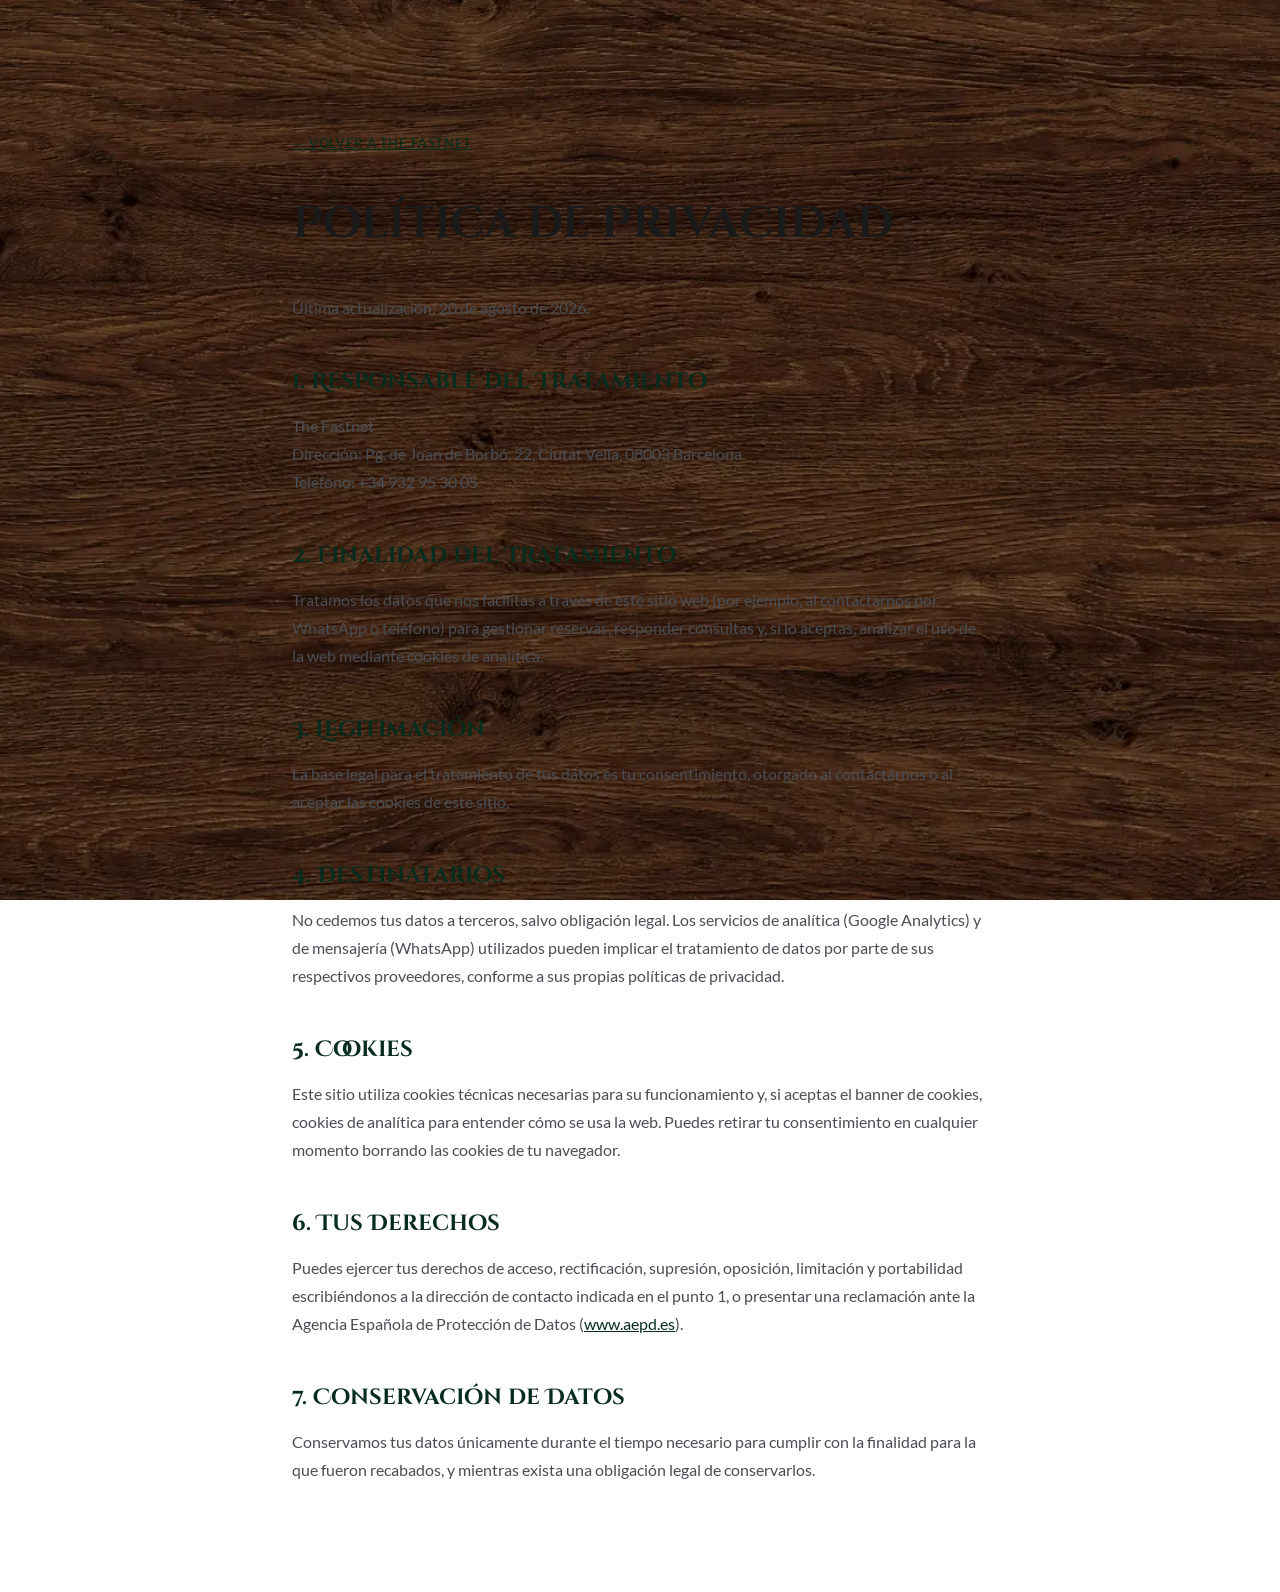
<file: privacy.html>
<!DOCTYPE html>
<html lang="es">
<head>
<meta charset="UTF-8">
<meta name="viewport" content="width=device-width, initial-scale=1.0">
<title>Política de Privacidad — The Fastnet</title>
<meta name="robots" content="noindex, nofollow">
<link rel="icon" href="favicon.svg" type="image/svg+xml">
<link rel="stylesheet" href="css/style.css">
<style>
  .legal { max-width: 760px; margin: 0 auto; padding: clamp(6rem, 10vw, 9rem) var(--container-pad) var(--sp-24); }
  .legal h1 { font-size: clamp(2rem, 5vw, 2.75rem); margin-bottom: var(--sp-8); }
  .legal h2 { font-size: 1.4rem; color: var(--forest); margin: var(--sp-10) 0 var(--sp-3); }
  .legal p, .legal li { color: var(--slate); margin-bottom: var(--sp-3); line-height: 1.75; }
  .legal ul { padding-left: 1.25rem; list-style: disc; }
  .legal a { color: var(--forest); text-decoration: underline; }
  .legal .back { display: inline-block; margin-bottom: var(--sp-8); font-family: var(--font-label); font-size: 0.8rem; letter-spacing: 0.05em; text-transform: uppercase; }
</style>
</head>
<body>
<div class="legal">
  <a class="back" href="/">&larr; Volver a The Fastnet</a>
  <h1>Política de Privacidad</h1>
  <p>Última actualización: 20 de agosto de 2026.</p>

  <h2>1. Responsable del Tratamiento</h2>
  <p>
    <!-- UPDATE: nombre legal completo de la empresa / autónomo titular --> The Fastnet<br>
    Dirección: Pg. de Joan de Borbó, 22, Ciutat Vella, 08003 Barcelona<br>
    Teléfono: +34 932 95 30 05<br>
    <!-- UPDATE: NIF/CIF del titular -->
    <!-- UPDATE: email de contacto para temas de privacidad -->
  </p>

  <h2>2. Finalidad del Tratamiento</h2>
  <p>Tratamos los datos que nos facilitas a través de este sitio web (por ejemplo, al contactarnos por WhatsApp o teléfono) para gestionar reservas, responder consultas y, si lo aceptas, analizar el uso de la web mediante cookies de analítica.</p>

  <h2>3. Legitimación</h2>
  <p>La base legal para el tratamiento de tus datos es tu consentimiento, otorgado al contactarnos o al aceptar las cookies de este sitio.</p>

  <h2>4. Destinatarios</h2>
  <p>No cedemos tus datos a terceros, salvo obligación legal. Los servicios de analítica (Google Analytics) y de mensajería (WhatsApp) utilizados pueden implicar el tratamiento de datos por parte de sus respectivos proveedores, conforme a sus propias políticas de privacidad.</p>

  <h2>5. Cookies</h2>
  <p>Este sitio utiliza cookies técnicas necesarias para su funcionamiento y, si aceptas el banner de cookies, cookies de analítica para entender cómo se usa la web. Puedes retirar tu consentimiento en cualquier momento borrando las cookies de tu navegador.</p>

  <h2>6. Tus Derechos</h2>
  <p>Puedes ejercer tus derechos de acceso, rectificación, supresión, oposición, limitación y portabilidad escribiéndonos a la dirección de contacto indicada en el punto 1, o presentar una reclamación ante la Agencia Española de Protección de Datos (<a href="https://www.aepd.es" target="_blank" rel="noopener noreferrer">www.aepd.es</a>).</p>

  <h2>7. Conservación de Datos</h2>
  <p>Conservamos tus datos únicamente durante el tiempo necesario para cumplir con la finalidad para la que fueron recabados, y mientras exista una obligación legal de conservarlos.</p>
</div>
</body>
</html>
</file>
<file: css/style.css>
/* ============================================================
   THE FASTNET — Irish Bar & Restaurant, Barcelona
   ============================================================ */

/* ============================================================
   DESIGN TOKENS
   ============================================================ */
:root {
  /* Palette primitives */
  --cream:        #FBF9F5;
  --charcoal:      #1A1A1A;
  --slate:         #4A4E54;
  --forest:        #062C1D;
  --forest-dk:     #00150B;
  --brass:         #C5A059;
  --brass-dk:      #8A6A2E;
  --star:          #B45309; /* required color if star ratings return — do not delete as "unused" */
  --white:         #fff;

  /* Semantic aliases */
  --color-text:       var(--charcoal);
  --color-text-body:  var(--slate);
  --color-label:      var(--brass-dk);

  /* Section backgrounds — semi-transparent so the wood texture shows through (hero excluded) */
  --forest-dk-a:      rgba(0,21,11,0.65);
  --wood-dark-a:      rgba(40,25,14,0.78);
  --card-dark-bg:     rgba(28,18,10,0.95);
  --brass-16:         rgba(197,160,89,0.16);

  /* White / black opacity scale */
  --white-10: rgba(255,255,255,0.10);
  --white-12: rgba(255,255,255,0.12);
  --white-25: rgba(255,255,255,0.25);
  --white-40: rgba(255,255,255,0.40);
  --white-55: rgba(255,255,255,0.55);
  --white-70: rgba(255,255,255,0.70);
  --white-85: rgba(255,255,255,0.85);
  --white-90: rgba(255,255,255,0.90);
  --forest-08: rgba(6,44,29,0.08);
  --forest-12: rgba(6,44,29,0.12);

  /* Shadows — warm tint, never flat black */
  --shadow-sm:   0 1px 4px rgba(20,15,8,0.10);
  --shadow-md:   0 4px 18px rgba(20,15,8,0.14);
  --shadow-card: 0 3px 16px rgba(20,15,8,0.12);
  --shadow-nav:  0 1px 20px rgba(20,15,8,0.10);
  --shadow-wa:   0 4px 16px rgba(37,211,102,0.40);

  /* Hero overlays — warm-tinted */
  --overlay-heavy: rgba(6,10,8,0.82);
  --overlay-mid:   rgba(8,12,9,0.52);
  --overlay-soft:  rgba(8,12,9,0.28);

  /* Hero title text-shadow — guarantees legibility over the photo
     regardless of what's underneath (bright highlights, glare) since
     the gradient overlay alone can't promise AA contrast everywhere. */
  --text-shadow-tight: 0 2px 4px rgba(0,0,0,0.55);
  --text-shadow-halo:  0 0 28px rgba(0,0,0,0.45);

  /* WhatsApp */
  --wa-green: #25d366;

  /* Touch targets */
  --touch-min: 44px;

  /* Fonts */
  --font-heading: 'Cinzel Decorative', Georgia, 'Times New Roman', serif;
  --font-label:   'Lato', -apple-system, 'Segoe UI', sans-serif;
  --font-body:    'Lato', -apple-system, 'Segoe UI', sans-serif;

  /* Spacing (8px base) */
  --sp-1: 0.25rem;
  --sp-2: 0.5rem;
  --sp-3: 0.75rem;
  --sp-4: 1rem;
  --sp-5: 1.25rem;
  --sp-6: 1.5rem;
  --sp-8: 2rem;
  --sp-10: 2.5rem;
  --sp-12: 3rem;
  --sp-16: 4rem;
  --sp-24: 6rem;

  /* Layout */
  --container-max: 1280px;
  --container-pad: 1.25rem;
  --nav-height: 100px;

  /* Motion */
  --ease-out: cubic-bezier(0.16, 1, 0.3, 1);
  --ease-in-out: cubic-bezier(0.87, 0, 0.13, 1);
  --dur-fast: 200ms;
  --dur-base: 400ms;
  --dur-slow: 650ms;
  --stagger: 80ms;
}

@media (min-width: 768px) {
  :root {
    --container-pad: 2rem;
  }
}

@media (prefers-reduced-motion: reduce) {
  *, *::before, *::after {
    animation-duration: 0.01ms !important;
    animation-iteration-count: 1 !important;
    transition-duration: 0.01ms !important;
  }
}

/* ============================================================
   FONT FACES
   ============================================================ */
@font-face {
  font-family: 'Cinzel Decorative';
  src: url('../fonts/cinzel-decorative-700.woff2') format('woff2');
  font-weight: 700;
  font-style: normal;
  font-display: swap;
}
@font-face {
  font-family: 'Lato';
  src: url('../fonts/lato-400.woff2') format('woff2');
  font-weight: 400;
  font-style: normal;
  font-display: swap;
}
@font-face {
  font-family: 'Lato';
  src: url('../fonts/lato-700.woff2') format('woff2');
  font-weight: 700;
  font-style: normal;
  font-display: swap;
}

/* ============================================================
   RESET
   ============================================================ */
*, *::before, *::after { box-sizing: border-box; }
html { scroll-behavior: auto; }

/* Site-wide wood texture — fixed pseudo-element sits behind hero + all
   sections; hero paints over it with its own opaque photo, so it only
   shows through the semi-transparent section backgrounds below it. */
html::before {
  content: '';
  position: fixed;
  top: 0; left: 0;
  width: 100%; height: 100%;
  background-image: url('../images/background.webp');
  background-size: cover;
  background-position: center center;
  background-repeat: no-repeat;
  z-index: -1;
  pointer-events: none;
}
body {
  margin: 0;
  background: transparent;
  color: var(--color-text-body);
  font-family: var(--font-body);
  font-size: 1rem;
  line-height: 1.7;
  -webkit-font-smoothing: antialiased;
  overflow-x: hidden;
}

@media (max-width: 767px) {
  /* position: fixed on pseudo-elements is unreliable on iOS Safari
     (and every iOS browser, since Apple forces WebKit) — fall back to
     the texture scrolling with the page instead of staying fixed.
     This rule must come after the base `body {}` rule above so it
     wins the cascade at equal specificity. */
  html::before { display: none; }
  body {
    background-image: url('../images/background.webp');
    background-size: cover;
    background-position: center top;
    background-attachment: scroll;
    background-repeat: no-repeat;
  }
}
img { max-width: 100%; display: block; }
a { color: inherit; text-decoration: none; }
button { font: inherit; cursor: pointer; background: none; border: none; color: inherit; }
ul { list-style: none; margin: 0; padding: 0; }
h1, h2, h3, h4, h5 { margin: 0; font-family: var(--font-heading); font-weight: 700; color: var(--color-text); }
p { margin: 0; }
::selection { background: var(--brass); color: var(--forest-dk); }

.sr-only {
  position: absolute;
  width: 1px; height: 1px;
  padding: 0; margin: -1px;
  overflow: hidden;
  clip: rect(0,0,0,0);
  white-space: nowrap;
  border: 0;
}

.container {
  max-width: var(--container-max);
  margin: 0 auto;
  padding: 0 var(--container-pad);
}

.section {
  padding: clamp(4rem, 10vw, 8rem) 0;
  scroll-margin-top: var(--nav-height);
}

.section-header {
  max-width: 42rem;
  margin-bottom: var(--sp-12);
}
.section-header--center { margin-left: auto; margin-right: auto; text-align: center; }

.eyebrow {
  display: block;
  font-family: var(--font-label);
  font-weight: 700;
  font-size: 0.8rem;
  letter-spacing: 0.16em;
  text-transform: uppercase;
  color: var(--color-label);
  margin-bottom: var(--sp-3);
}

.section-title {
  font-size: clamp(2.25rem, 5vw, 3.5rem);
  line-height: 1.1;
  letter-spacing: -0.01em;
}

/* Focus ring — WCAG AA safe */
a:focus-visible, button:focus-visible, input:focus-visible {
  outline: 2px solid var(--brass-dk);
  outline-offset: 2px;
}

/* ============================================================
   MOTION — SCROLL REVEAL
   ============================================================ */
.reveal {
  opacity: 0;
  transform: translateY(28px);
  transition: opacity var(--dur-base) var(--ease-out), transform var(--dur-base) var(--ease-out);
}
.reveal--fade { opacity: 0; transform: none; transition: opacity var(--dur-base) var(--ease-out); }
.reveal--heading { opacity: 0; transform: translateY(48px); transition: opacity var(--dur-slow) var(--ease-out), transform var(--dur-slow) var(--ease-out); }
.reveal--scale { opacity: 0; transform: scale(0.92); transition: opacity var(--dur-slow) var(--ease-out), transform var(--dur-slow) var(--ease-out); }
.reveal.is-visible,
.reveal--fade.is-visible,
.reveal--heading.is-visible,
.reveal--scale.is-visible { opacity: 1; transform: none; }

.stagger-group .reveal:nth-child(1) { transition-delay: 0ms; }
.stagger-group .reveal:nth-child(2) { transition-delay: var(--stagger); }
.stagger-group .reveal:nth-child(3) { transition-delay: calc(var(--stagger) * 2); }
.stagger-group .reveal:nth-child(4) { transition-delay: calc(var(--stagger) * 3); }
.stagger-group .reveal:nth-child(5) { transition-delay: calc(var(--stagger) * 4); }
.stagger-group .reveal:nth-child(6) { transition-delay: calc(var(--stagger) * 5); }
.stagger-group .reveal:nth-child(7) { transition-delay: calc(var(--stagger) * 6); }
.stagger-group .reveal:nth-child(8) { transition-delay: calc(var(--stagger) * 7); }

.heading-underline {
  display: block;
  width: 64px;
  height: 2px;
  background: var(--brass);
  margin-top: var(--sp-4);
  transform-origin: left;
  transform: scaleX(0);
  transition: transform 600ms var(--ease-out);
  transition-delay: 300ms;
}
.reveal--heading.is-visible + .heading-underline { transform: scaleX(1); }

/* ============================================================
   SKIP NAV
   ============================================================ */
.skip-nav {
  position: fixed;
  top: var(--sp-4);
  left: var(--sp-4);
  z-index: 200;
  background: var(--forest);
  color: var(--white);
  padding: var(--sp-3) var(--sp-6);
  border-radius: 4px;
  font-family: var(--font-label);
  font-weight: 700;
  letter-spacing: 0.04em;
  transform: translateY(-200%);
  transition: transform var(--dur-fast) var(--ease-out);
}
.skip-nav:focus { transform: translateY(0); }

/* ============================================================
   LOADING SCREEN
   ============================================================ */
#loading-screen {
  position: fixed;
  inset: 0;
  z-index: 300;
  background: var(--forest-dk);
  display: flex;
  align-items: center;
  justify-content: center;
  transition: opacity 500ms var(--ease-out), visibility 500ms var(--ease-out);
}
#loading-screen img { width: 120px; height: auto; animation: loading-pulse 1.4s var(--ease-in-out) infinite; }
#loading-screen.hidden { opacity: 0; visibility: hidden; pointer-events: none; }
@keyframes loading-pulse {
  0%, 100% { transform: scale(1); opacity: 1; }
  50% { transform: scale(0.94); opacity: 0.7; }
}

/* ============================================================
   NAVIGATION
   ============================================================ */
#nav {
  position: fixed;
  top: 0; left: 0; right: 0;
  z-index: 100;
  height: var(--nav-height);
  background: transparent;
  transition: background var(--dur-base) var(--ease-out), box-shadow var(--dur-base) var(--ease-out);
}
#nav.nav--scrolled {
  background: var(--forest-dk-a);
  backdrop-filter: blur(8px);
  -webkit-backdrop-filter: blur(8px);
  box-shadow: var(--shadow-nav);
}
.nav__inner {
  max-width: var(--container-max);
  margin: 0 auto;
  padding: 0 var(--container-pad);
  height: 100%;
  display: flex;
  align-items: center;
  justify-content: space-between;
}
.nav__brand { display: flex; align-items: center; gap: var(--sp-2); flex-shrink: 0; }
.nav__brand img { height: 130px; width: auto; }

.nav__links {
  display: none;
  align-items: center;
  gap: clamp(1.25rem, 2.2vw, 2rem);
}
.nav__link {
  display: inline-flex;
  align-items: center;
  min-height: var(--touch-min);
  font-family: var(--font-label);
  font-size: 1.05rem;
  font-weight: 700;
  letter-spacing: 0.08em;
  text-transform: uppercase;
  color: var(--charcoal);
  padding-bottom: 3px;
  border-bottom: 1px solid transparent;
  transition: color var(--dur-fast) var(--ease-out), border-color var(--dur-fast) var(--ease-out);
}
#nav .nav__link { color: var(--white); }
.nav__link:hover, .nav__link:focus-visible { color: var(--brass-dk); }
#nav .nav__link:hover,
#nav .nav__link:focus-visible { color: var(--brass); }

.nav__right { display: flex; align-items: center; gap: var(--sp-4); }

.nav__lang {
  display: none;
  align-items: center;
  gap: var(--sp-1);
  background: var(--forest-08);
  border-radius: 999px;
  padding: 3px;
}
#nav .nav__lang { background: var(--white-12); }
.nav__lang .lang-btn { font-size: 0.69rem; padding: 6.5px 13px; }
.lang-btn {
  display: inline-flex;
  align-items: center;
  justify-content: center;
  font-family: var(--font-label);
  font-size: 0.72rem;
  font-weight: 700;
  letter-spacing: 0.04em;
  padding: 6px 12px;
  border-radius: 999px;
  color: var(--slate);
  min-height: var(--touch-min);
  min-width: var(--touch-min);
  transition: background var(--dur-fast) var(--ease-out), color var(--dur-fast) var(--ease-out);
}
#nav .lang-btn { color: var(--white-85); }
.lang-btn[aria-pressed="true"] { background: var(--forest); color: var(--white); }
#nav .lang-btn[aria-pressed="true"] { background: var(--white); color: var(--forest-dk); }

.btn {
  display: inline-flex;
  align-items: center;
  justify-content: center;
  gap: var(--sp-2);
  font-family: var(--font-label);
  font-size: 0.8rem;
  font-weight: 700;
  letter-spacing: 0.08em;
  text-transform: uppercase;
  padding: 0.9rem 1.75rem;
  min-height: var(--touch-min);
  border-radius: 4px;
  transition: transform var(--dur-fast) var(--ease-out), background var(--dur-fast) var(--ease-out), box-shadow var(--dur-fast) var(--ease-out);
}
.btn:active { transform: scale(0.97); }
.btn--primary {
  background: var(--forest);
  color: var(--white);
  box-shadow: var(--shadow-sm);
}
.btn--primary:hover { background: var(--forest-dk); box-shadow: var(--shadow-md); }
.btn--outline {
  background: transparent;
  color: var(--charcoal);
  border: 1px solid var(--forest-12);
}
.btn--outline:hover { background: var(--forest-08); }

.nav__reserve { display: none; font-size: 0.77rem; padding: 0.89rem 1.83rem; }

.hamburger {
  display: flex;
  flex-direction: column;
  justify-content: center;
  gap: 5px;
  width: var(--touch-min);
  height: var(--touch-min);
  padding: var(--sp-2);
}
.hamburger span {
  display: block;
  width: 22px;
  height: 2px;
  background: var(--charcoal);
  transition: transform var(--dur-fast) var(--ease-out), opacity var(--dur-fast) var(--ease-out), background var(--dur-fast) var(--ease-out);
}
#nav .hamburger span { background: var(--white); }
.hamburger[aria-expanded="true"] span:nth-child(1) { transform: translateY(7px) rotate(45deg); }
.hamburger[aria-expanded="true"] span:nth-child(2) { opacity: 0; }
.hamburger[aria-expanded="true"] span:nth-child(3) { transform: translateY(-7px) rotate(-45deg); }

@media (min-width: 1100px) {
  .nav__links { display: flex; }
  .nav__lang { display: flex; }
  .nav__reserve { display: inline-flex; }
  .hamburger { display: none; }
}

/* ============================================================
   MOBILE NAV OVERLAY
   ============================================================ */
#mobile-nav {
  position: fixed;
  inset: 0;
  z-index: 150;
  background: var(--forest-dk);
  display: flex;
  flex-direction: column;
  padding: var(--sp-8) var(--container-pad);
  opacity: 0;
  visibility: hidden;
  transform: translateY(-12px);
  transition: opacity var(--dur-base) var(--ease-out), transform var(--dur-base) var(--ease-out), visibility var(--dur-base) var(--ease-out);
}
#mobile-nav[data-open="true"] { opacity: 1; visibility: visible; transform: translateY(0); }
.mobile-nav__top { display: flex; justify-content: flex-end; }
.mobile-nav__close {
  width: var(--touch-min);
  height: var(--touch-min);
  color: var(--white);
  font-size: 1.75rem;
  display: flex;
  align-items: center;
  justify-content: center;
}
.mobile-nav__links {
  flex: 1;
  display: flex;
  flex-direction: column;
  justify-content: center;
  gap: var(--sp-6);
}
.mobile-nav__links a {
  font-family: var(--font-heading);
  font-size: 2.25rem;
  font-weight: 700;
  color: var(--cream);
}
.mobile-nav__bottom {
  display: flex;
  flex-direction: column;
  gap: var(--sp-6);
  padding-top: var(--sp-8);
  border-top: 1px solid var(--white-12);
}
.mobile-nav__lang { display: flex; gap: var(--sp-2); }
.mobile-nav__lang .lang-btn { color: var(--white-85); background: var(--white-10); }
.mobile-nav__lang .lang-btn[aria-pressed="true"] { background: var(--brass); color: var(--forest-dk); }
@media (min-width: 1100px) { #mobile-nav { display: none; } }

/* ============================================================
   HERO
   ============================================================ */
#hero {
  position: relative;
  height: 100svh;
  min-height: 480px;
  display: flex;
  align-items: center;
  overflow: hidden;
}
.hero__bg { position: absolute; inset: 0; z-index: 0; }
#hero-img {
  width: 100%;
  height: 100%;
  object-fit: cover;
  object-position: 50% 50%;
}
.hero__overlay {
  position: absolute;
  inset: 0;
  background: linear-gradient(to top, var(--overlay-heavy) 0%, var(--overlay-mid) 55%, var(--overlay-soft) 100%);
  z-index: 1;
}
.hero__content {
  position: relative;
  z-index: 2;
  width: 100%;
  padding: 0 var(--container-pad) clamp(3rem, 8vw, 5.5rem);
  max-width: var(--container-max);
  margin: clamp(2rem, 5vw, 3rem) auto 0;
}
.hero__eyebrow {
  font-family: var(--font-label);
  font-size: 0.8rem;
  font-weight: 700;
  letter-spacing: 0.2em;
  text-transform: uppercase;
  color: var(--brass);
  margin-bottom: var(--sp-4);
  animation: hero-rise var(--dur-base) var(--ease-out) 200ms both;
}
.hero__title {
  font-size: clamp(2.75rem, 7vw, 5.5rem);
  line-height: 1.02;
  color: var(--white);
  max-width: 18ch;
  margin-bottom: var(--sp-6);
  text-shadow: var(--text-shadow-tight), var(--text-shadow-halo);
  animation: hero-rise var(--dur-slow) var(--ease-out) 350ms both;
}
.hero__sub {
  font-size: clamp(1rem, 2vw, 1.2rem);
  color: var(--white-90);
  max-width: 42ch;
  margin-bottom: var(--sp-8);
  animation: hero-rise var(--dur-slow) var(--ease-out) 500ms both;
}
@keyframes hero-rise {
  from { opacity: 0; transform: translateY(20px); }
  to { opacity: 1; transform: translateY(0); }
}
.hero__scroll {
  position: absolute;
  bottom: var(--sp-6);
  right: var(--container-pad);
  z-index: 2;
  width: 1px;
  height: 48px;
  background: var(--white-40);
  display: none;
}
.hero__scroll::after {
  content: '';
  position: absolute;
  top: 0; left: -2px;
  width: 5px; height: 5px;
  border-radius: 50%;
  background: var(--brass);
  animation: hero-scroll-dot 2.2s var(--ease-in-out) infinite;
}
@keyframes hero-scroll-dot {
  0% { top: 0; opacity: 1; }
  90% { opacity: 1; }
  100% { top: 44px; opacity: 0; }
}
@media (min-width: 768px) { .hero__scroll { display: block; } }

/* Narrow portrait viewports crop far more aggressively (object-fit: cover
   against a ~0.46:1 box vs. the photo's 1.78:1) — shift left so the harp
   badge at the image's left edge stays in frame. Matches the site's
   existing mobile breakpoint (see the hero <picture> source above). */
@media (max-width: 767px) {
  #hero-img { object-position: 0% 50%; }
}

/* ============================================================
   ABOUT
   ============================================================ */
#about { background: var(--wood-dark-a); }
#about .eyebrow { color: var(--brass); }
#about .section-title { color: var(--cream); }
#about .about__text p { color: var(--white-85); }
.about__grid {
  display: grid;
  grid-template-columns: 1fr;
  gap: var(--sp-12);
  align-items: center;
}
.about__body {
  margin-top: var(--sp-6);
}
.about__text p { margin-bottom: var(--sp-5); font-size: 1.05rem; }
.about__text p:last-child { margin-bottom: 0; }
.about__media {
  position: relative;
  display: grid;
  grid-template-columns: 1.3fr 1fr;
  gap: var(--sp-4);
}
.about__media img {
  width: 100%;
  height: 100%;
  object-fit: cover;
  border-radius: 6px;
  box-shadow: var(--shadow-card);
}
.about__media-a { aspect-ratio: 4 / 5; }
.about__media-b { aspect-ratio: 4 / 5; margin-top: var(--sp-12); }
@media (min-width: 992px) {
  .about__grid { grid-template-columns: 0.85fr 1.15fr; }
  .about__media { order: 2; }
  .about__text { order: 1; }
}

/* ============================================================
   MENU
   ============================================================ */
#menu { background: var(--wood-dark-a); }
.menu__card {
  /* no panel — text sits directly on the darkened wood background */
}
.menu__tabs {
  display: flex;
  gap: var(--sp-2);
  overflow-x: auto;
  scrollbar-width: none;
  -ms-overflow-style: none;
  padding-bottom: var(--sp-2);
  margin-bottom: var(--sp-8);
  border-bottom: 1px solid var(--forest-12);
}
.menu__tabs::-webkit-scrollbar { display: none; }
.menu__tab {
  flex-shrink: 0;
  font-family: var(--font-label);
  font-size: 0.8rem;
  font-weight: 700;
  letter-spacing: 0.06em;
  text-transform: uppercase;
  color: var(--slate);
  padding: var(--sp-3) var(--sp-4);
  min-height: var(--touch-min);
  border-bottom: 2px solid transparent;
  white-space: nowrap;
  transition: color var(--dur-fast) var(--ease-out), border-color var(--dur-fast) var(--ease-out);
}
.menu__tab:hover { color: var(--forest); }
.menu__tab.menu__tab--active { color: var(--forest); border-color: var(--brass); }

.menu__panels { position: relative; }
.menu__panel { display: none; }
.menu__panel.menu__panel--active { display: block; }

.menu__subcat {
  font-size: 1.4rem;
  color: var(--forest);
  margin-bottom: var(--sp-4);
  padding-bottom: var(--sp-2);
  border-bottom: 1px solid var(--forest-12);
}
.menu__subcat:not(:first-child) { margin-top: var(--sp-10); }

.menu__items { display: grid; gap: var(--sp-5); margin-bottom: var(--sp-2); }
.menu__item {
  display: flex;
  justify-content: space-between;
  align-items: baseline;
  gap: var(--sp-4);
  padding-bottom: var(--sp-5);
  border-bottom: 1px dashed var(--forest-12);
}
.menu__item:last-child { border-bottom: none; padding-bottom: 0; }
.menu__item-info { flex: 1; min-width: 0; }
.menu__item-name { font-size: 1.15rem; color: var(--charcoal); margin-bottom: var(--sp-1); }
.menu__item-desc { font-size: 0.92rem; color: var(--slate); line-height: 1.55; }
.menu__item-price {
  font-family: var(--font-label);
  font-weight: 700;
  font-size: 1rem;
  color: var(--forest);
  white-space: nowrap;
}
.menu__tag {
  display: inline-block;
  font-family: var(--font-label);
  font-size: 0.62rem;
  font-weight: 700;
  letter-spacing: 0.05em;
  text-transform: uppercase;
  color: var(--forest);
  background: var(--forest-08);
  border-radius: 999px;
  padding: 2px 8px;
  margin-left: var(--sp-2);
  vertical-align: middle;
}

.menu__pending {
  font-style: italic;
  color: var(--slate);
  font-size: 0.98rem;
  padding: var(--sp-8) 0;
  text-align: center;
  border: 1px dashed var(--forest-12);
  border-radius: 6px;
}

/* Dark-wood variant — #menu sits on --wood-dark-a, so every element that
   assumed a light card background needs a light-on-dark override here. */
#menu .eyebrow { color: var(--brass); }
#menu .section-title { color: var(--cream); }
#menu .section-header p { color: var(--white-85); }
#menu .menu__panel > p { color: var(--white-70); }
#menu .menu__tabs { border-bottom-color: var(--white-12); }
#menu .menu__tab { color: var(--white-70); }
#menu .menu__tab:hover { color: var(--brass); }
#menu .menu__tab.menu__tab--active { color: var(--brass); border-color: var(--brass); }
#menu .menu__subcat { color: var(--brass); border-bottom-color: var(--white-12); }
#menu .menu__item { border-bottom-color: var(--white-25); }
#menu .menu__item-name { color: var(--cream); }
#menu .menu__item-desc { color: var(--white-70); }
#menu .menu__item-price { color: var(--brass); }
#menu .menu__tag { background: var(--brass); color: var(--forest-dk); }
#menu .menu__pending { color: var(--white-70); border-color: var(--white-25); }

/* ============================================================
   GALLERY
   ============================================================ */
#gallery { background: var(--wood-dark-a); }
#gallery .eyebrow { color: var(--brass); }
#gallery .section-title { color: var(--cream); }
.gallery__grid {
  display: grid;
  grid-template-columns: repeat(4, 1fr);
  grid-auto-rows: 220px;
  gap: var(--sp-3);
}
.gallery__item { position: relative; overflow: hidden; border-radius: 6px; }
.gallery__item img {
  width: 100%; height: 100%;
  object-fit: cover;
  transition: transform 700ms var(--ease-out);
}
.gallery__item:hover img { transform: scale(1.05); }
.gallery__item--a { grid-column: span 4; grid-row: span 2; }
.gallery__item--b { grid-column: span 2; grid-row: span 2; }
.gallery__item--c { grid-column: span 2; grid-row: span 1; }
.gallery__item--d { grid-column: span 2; grid-row: span 1; }
.gallery__item--e { grid-column: span 2; grid-row: span 2; }
.gallery__item--f { grid-column: span 2; grid-row: span 2; }

.gallery__insta {
  margin-top: var(--sp-8);
  display: flex;
  align-items: center;
  justify-content: center;
  gap: var(--sp-2);
  min-height: var(--touch-min);
  font-family: var(--font-label);
  font-size: 0.85rem;
  font-weight: 700;
  letter-spacing: 0.05em;
  text-transform: uppercase;
  color: var(--brass);
}
.gallery__insta:hover { color: var(--cream); }

@media (min-width: 768px) {
  .gallery__grid { grid-auto-rows: 200px; }
  .gallery__item--a { grid-column: span 2; grid-row: span 2; }
}
@media (max-width: 767px) {
  .gallery__grid { grid-template-columns: repeat(2, 1fr); grid-auto-rows: 160px; }
  .gallery__item--a, .gallery__item--b, .gallery__item--e, .gallery__item--f { grid-column: span 2; grid-row: span 2; }
  .gallery__item--c, .gallery__item--d { grid-column: span 1; grid-row: span 1; }
}

/* ============================================================
   REVIEWS
   ============================================================ */
#reviews { background: var(--wood-dark-a); }
/* Dark-wood variant — .review-card stays a white card (already has strong
   internal contrast regardless of what's behind it); only the elements
   sitting directly on the section background need light-on-dark colors. */
#reviews .eyebrow { color: var(--brass); }
#reviews .section-title { color: var(--cream); }
#reviews .reviews__link .btn--outline {
  color: var(--white);
  border-color: var(--white-40);
}
#reviews .reviews__link .btn--outline:hover {
  background: var(--white-10);
  border-color: var(--white-70);
}
.reviews__summary {
  display: flex;
  flex-direction: column;
  align-items: center;
  gap: var(--sp-2);
  margin-bottom: var(--sp-10);
  text-align: center;
}
.reviews__grid {
  display: grid;
  grid-template-columns: 1fr;
  gap: var(--sp-6);
}
.review-card {
  background: var(--card-dark-bg);
  border: 1px solid var(--brass-16);
  border-radius: 8px;
  padding: var(--sp-6);
  box-shadow: var(--shadow-sm);
}
.review-card__text { font-size: 0.95rem; color: var(--white-85); line-height: 1.6; margin-bottom: var(--sp-4); }
.review-card__author { font-family: var(--font-label); font-size: 0.78rem; font-weight: 700; letter-spacing: 0.04em; color: var(--cream); }

.reviews__link {
  display: flex;
  justify-content: center;
  margin-top: var(--sp-16);
}

@media (min-width: 640px) {
  .reviews__grid { grid-template-columns: repeat(2, 1fr); }
}
@media (min-width: 992px) {
  .reviews__grid { grid-template-columns: repeat(4, 1fr); }
}

/* ============================================================
   FIND US
   ============================================================ */
#find-us {
  background: var(--wood-dark-a);
  color: var(--white-90);
}
#find-us .eyebrow { color: var(--brass); }
#find-us .section-title { color: var(--cream); }
.findus__grid {
  display: grid;
  grid-template-columns: 1fr;
  gap: var(--sp-12);
}
.findus__hours {
  display: grid;
  grid-template-columns: max-content max-content;
  gap: var(--sp-2) var(--sp-4);
  margin: var(--sp-4) 0 var(--sp-8);
}
.findus__hours dt { font-family: var(--font-label); font-size: 1rem; font-weight: 700; color: var(--white-85); }
.findus__hours dd { margin: 0; font-family: var(--font-label); font-size: 1rem; font-weight: 700; color: var(--cream); text-align: left; }
.findus__addr { display: flex; gap: var(--sp-3); margin-bottom: var(--sp-6); font-size: 1rem; color: var(--white-90); }

.findus__actions { display: flex; flex-wrap: wrap; gap: var(--sp-4); margin-top: var(--sp-8); }

.wa-card {
  display: flex;
  align-items: center;
  gap: var(--sp-4);
  background: var(--forest);
  color: var(--white);
  padding: var(--sp-5) var(--sp-6);
  border-radius: 8px;
  box-shadow: var(--shadow-sm);
  transition: transform var(--dur-fast) var(--ease-out), background var(--dur-fast) var(--ease-out), box-shadow var(--dur-fast) var(--ease-out);
  min-height: var(--touch-min);
}
.wa-card:hover { transform: translateY(-2px); background: var(--forest-dk); box-shadow: var(--shadow-md); }
.wa-card__icon { width: 28px; height: 28px; flex-shrink: 0; }
.wa-card__title { font-family: var(--font-label); font-weight: 700; font-size: 0.95rem; letter-spacing: 0.02em; }
.wa-card__sub { font-size: 0.82rem; color: var(--white-85); }

.findus__map {
  position: relative;
  border-radius: 8px;
  overflow: hidden;
  aspect-ratio: 4 / 3;
  box-shadow: var(--shadow-card);
}
.findus__map iframe { position: absolute; inset: 0; width: 100%; height: 100%; border: 0; }
.findus__map-tap {
  position: absolute;
  inset: 0;
  background: transparent;
  cursor: pointer;
}
.findus__map-link {
  display: inline-flex;
  align-items: center;
  gap: var(--sp-2);
  margin-top: var(--sp-4);
  min-height: var(--touch-min);
  font-family: var(--font-label);
  font-size: 0.8rem;
  font-weight: 700;
  letter-spacing: 0.05em;
  text-transform: uppercase;
  color: var(--brass);
}
.findus__map-link:hover { color: var(--cream); }

@media (min-width: 992px) {
  .findus__grid { grid-template-columns: 1fr 1fr; }
}

/* ============================================================
   FOOTER
   ============================================================ */
.footer {
  background: var(--wood-dark-a);
  color: var(--white-70);
  padding: var(--sp-16) 0 var(--sp-8);
  border-top: 1px solid var(--white-10);
}
.footer__brand {
  font-family: var(--font-heading);
  font-weight: 700;
  font-size: clamp(2.75rem, 7vw, 5rem);
  color: var(--cream);
  text-align: center;
  margin-bottom: var(--sp-2);
}
.footer__brand-kern {
  margin-right: 0.04em;
}
.footer__tagline {
  text-align: center;
  font-family: var(--font-label);
  font-weight: 700;
  font-size: 0.78rem;
  letter-spacing: 0.14em;
  text-transform: uppercase;
  color: var(--brass);
  margin-bottom: var(--sp-10);
}
.footer__nav {
  display: flex;
  flex-wrap: wrap;
  justify-content: center;
  gap: var(--sp-2) var(--sp-6);
  margin-bottom: var(--sp-10);
  font-family: var(--font-label);
  font-weight: 700;
  font-size: 0.82rem;
  letter-spacing: 0.04em;
  text-transform: uppercase;
}
.footer__nav a { min-height: var(--touch-min); display: inline-flex; align-items: center; }
.footer__nav a:hover { color: var(--cream); }

.footer__bottom {
  display: flex;
  flex-direction: column;
  gap: var(--sp-4);
  align-items: center;
  padding-top: var(--sp-8);
  border-top: 1px solid var(--white-10);
  font-size: 0.8rem;
}
.footer__lang { display: flex; gap: var(--sp-2); }
.footer__lang .lang-btn { color: var(--white-70); background: var(--white-10); }
.footer__lang .lang-btn[aria-pressed="true"] { background: var(--brass); color: var(--forest-dk); }

@media (min-width: 768px) {
  .footer__bottom { flex-direction: row; justify-content: space-between; }
}

/* ============================================================
   WHATSAPP FLOATING BUTTON + BACK TO TOP
   ============================================================ */
#whatsapp-btn {
  position: fixed;
  right: var(--sp-5);
  bottom: var(--sp-5);
  z-index: 90;
  width: 56px; height: 56px;
  border-radius: 50%;
  background: var(--wa-green);
  color: var(--white);
  display: flex;
  align-items: center;
  justify-content: center;
  box-shadow: var(--shadow-wa);
  transition: transform var(--dur-fast) var(--ease-out);
}
#whatsapp-btn:hover { transform: scale(1.06); }
#whatsapp-btn svg { width: 28px; height: 28px; }

#back-to-top {
  position: fixed;
  right: var(--sp-5);
  bottom: calc(var(--sp-5) + 68px);
  z-index: 90;
  width: 44px; height: 44px;
  border-radius: 50%;
  background: var(--forest);
  color: var(--white);
  display: flex;
  align-items: center;
  justify-content: center;
  box-shadow: var(--shadow-md);
  opacity: 0;
  visibility: hidden;
  transform: translateY(10px);
  transition: opacity var(--dur-fast) var(--ease-out), transform var(--dur-fast) var(--ease-out), visibility var(--dur-fast) var(--ease-out);
}
#back-to-top.visible { opacity: 1; visibility: visible; transform: translateY(0); }

/* ============================================================
   COOKIE BANNER
   ============================================================ */
#cookie-banner {
  position: fixed;
  left: var(--sp-4); right: var(--sp-4); bottom: var(--sp-4);
  z-index: 250;
  max-width: 460px;
  margin: 0 auto;
  background: var(--white);
  color: var(--charcoal);
  border-radius: 8px;
  padding: var(--sp-6);
  box-shadow: var(--shadow-md);
  visibility: hidden;
  transform: translateY(140%);
  transition: transform var(--dur-slow) var(--ease-out), visibility 0s linear var(--dur-slow);
}
#cookie-banner[data-visible="true"] {
  visibility: visible;
  transform: translateY(0);
  transition: transform var(--dur-slow) var(--ease-out);
}
#cookie-banner p { font-size: 0.88rem; color: var(--slate); margin-bottom: var(--sp-4); }
#cookie-banner .cookie__actions { display: flex; gap: var(--sp-3); flex-wrap: wrap; }
</file>
<file: css/print.css>
/* ============================================================
   PRINT STYLESHEET — optimised for printing the menu
   Link: <link rel="stylesheet" media="print" href="css/print.css">
   Usage: Ctrl/Cmd+P from any page — shows only the full menu.
   ============================================================ */

@media print {
  @page { margin: 1.5cm; }

  /* Hide everything except the menu section */
  #loading-screen, #nav, .skip-nav, #mobile-nav,
  #hero, #about, #gallery, #reviews, #find-us,
  .footer, #cookie-banner,
  #whatsapp-btn, #back-to-top,
  .menu__tabs { display: none !important; }

  body {
    font-size: 11pt;
    color: #000;
    background: #fff;
  }

  /* Reveal all menu panels for print */
  .menu__panel { display: block !important; }

  #menu { padding: 0; background: none; }

  #menu::before {
    content: 'The Fastnet — Full Menu';
    display: block;
    font-family: Georgia, 'Times New Roman', serif;
    font-size: 22pt;
    text-align: center;
    margin-bottom: 20pt;
    padding-bottom: 10pt;
    border-bottom: 1pt solid #bbb;
  }

  .menu__subcat {
    font-family: Georgia, 'Times New Roman', serif;
    font-size: 14pt;
    font-weight: bold;
    color: #000;
    margin: 14pt 0 6pt;
    padding-bottom: 4pt;
    border-bottom: 0.5pt solid #ccc;
  }

  .menu__items { display: block; }

  .menu__item {
    border: none;
    padding: 6pt 0;
    border-bottom: 0.5pt solid #e5e5e5;
    break-inside: avoid;
    background: none;
  }

  .menu__item-name { font-size: 11pt; font-family: Georgia, serif; color: #000; }
  .menu__item-price { color: #000; font-weight: bold; }
  .menu__item-desc { font-size: 9pt; color: #555; }
  .menu__tag { border: 0.5pt solid #999; background: none; color: #000; }
  .menu__pending { border: 0.5pt dashed #999; }

  .section-header h2 { font-size: 0; } /* hide visible heading — replaced by ::before */
  .eyebrow, .heading-underline { display: none; }

  a { text-decoration: none; color: #000; }
}
</file>
